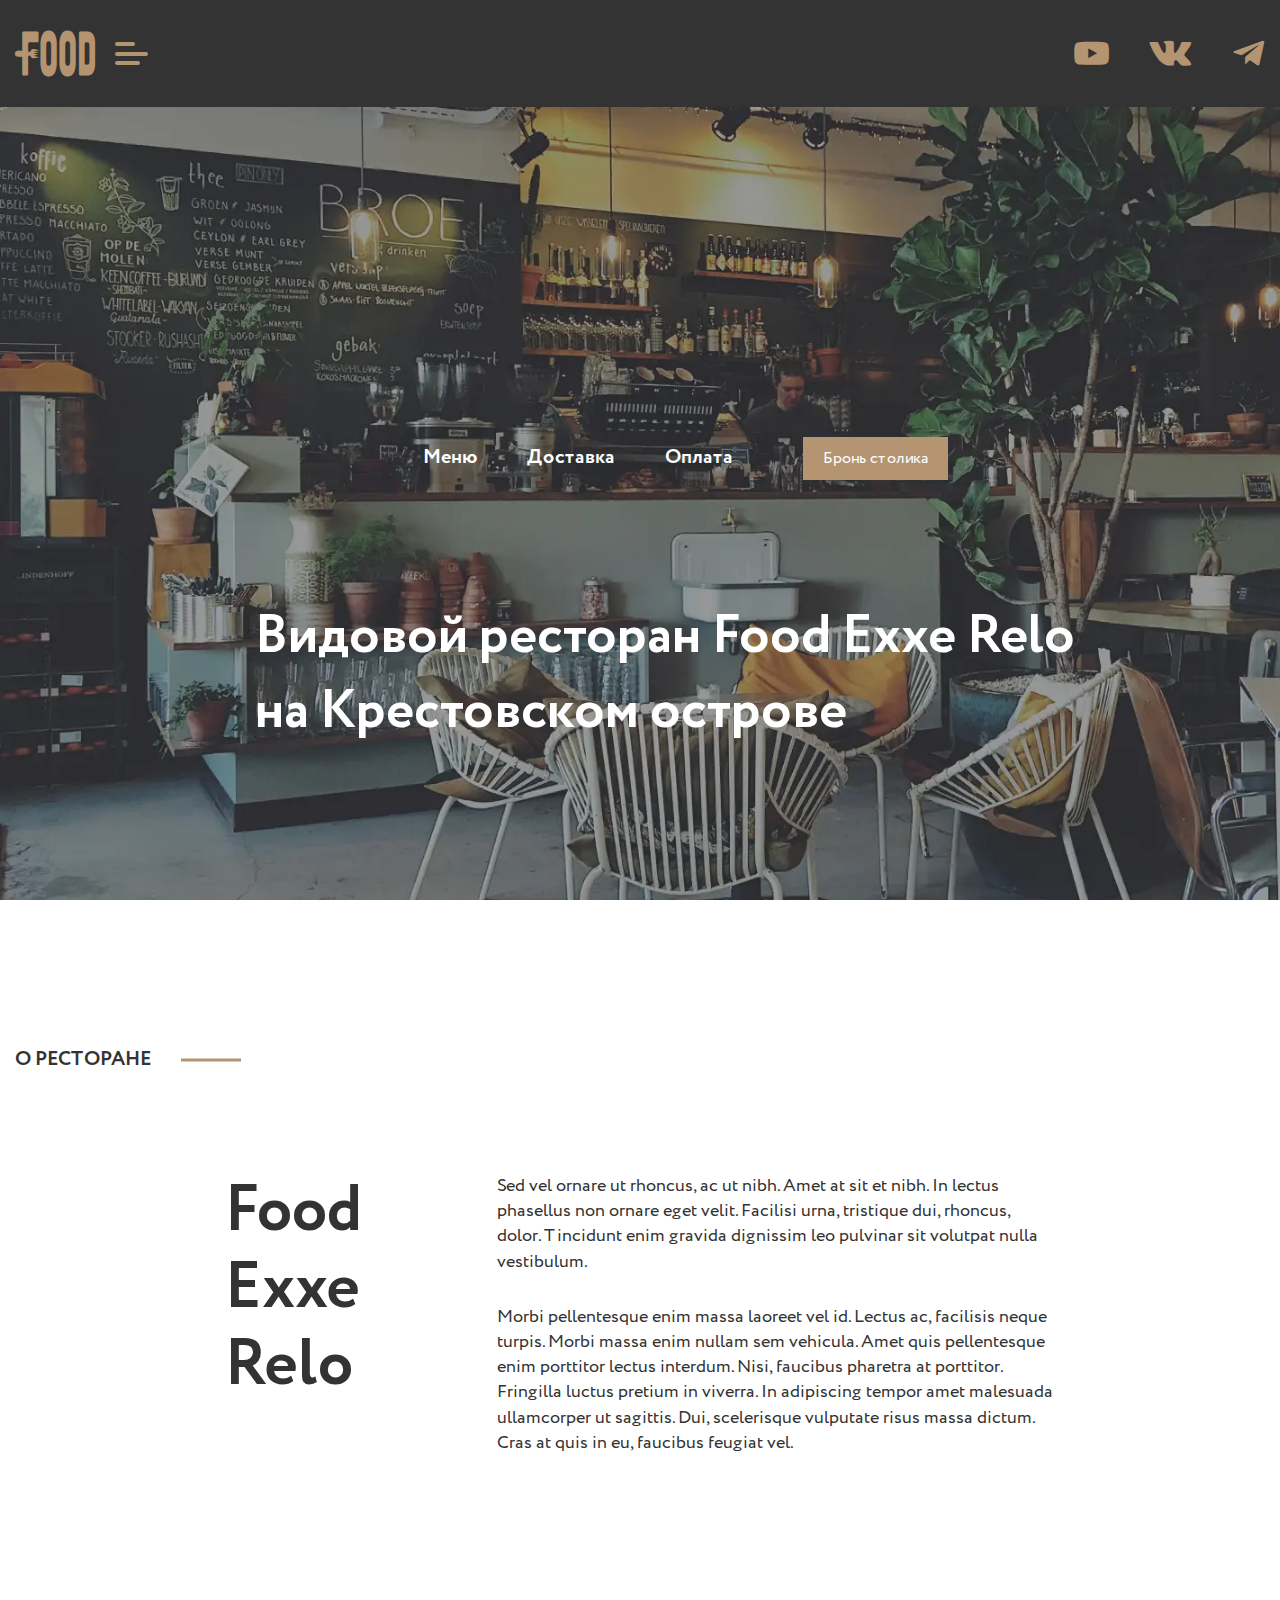
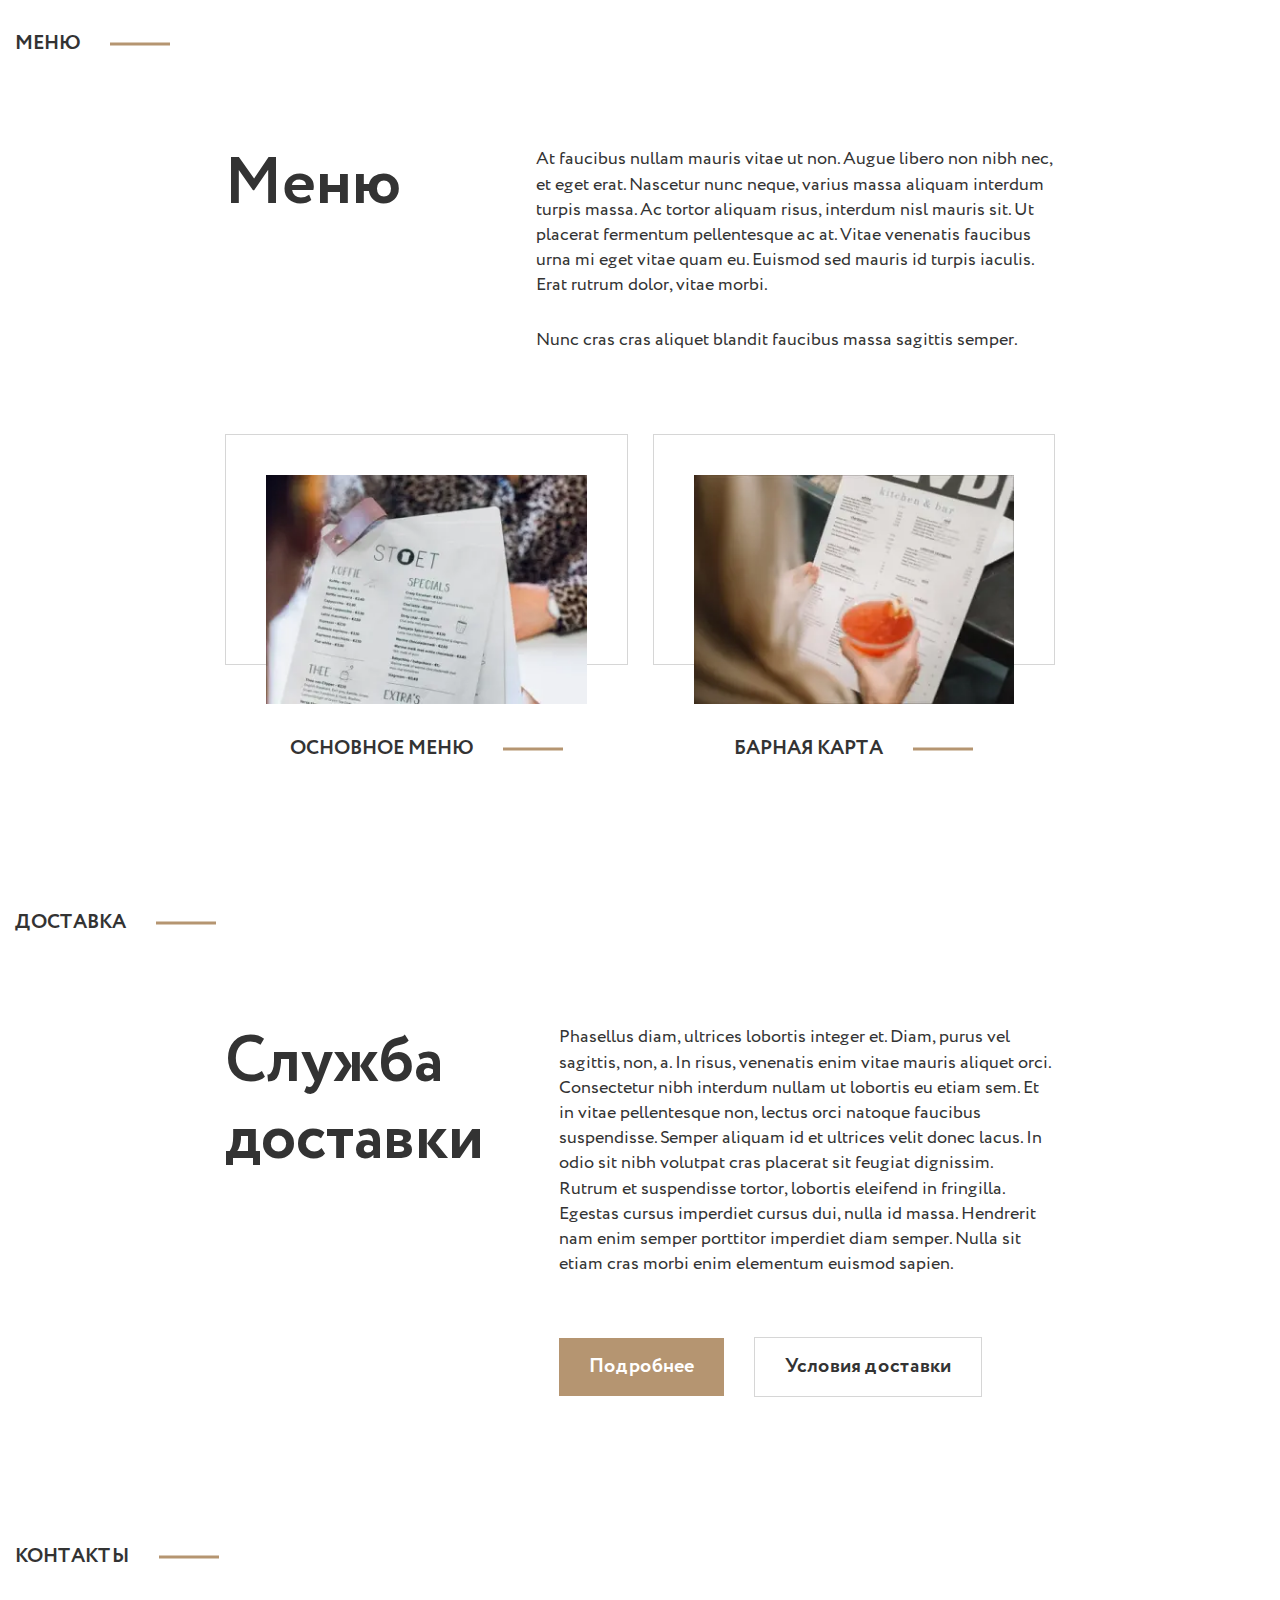
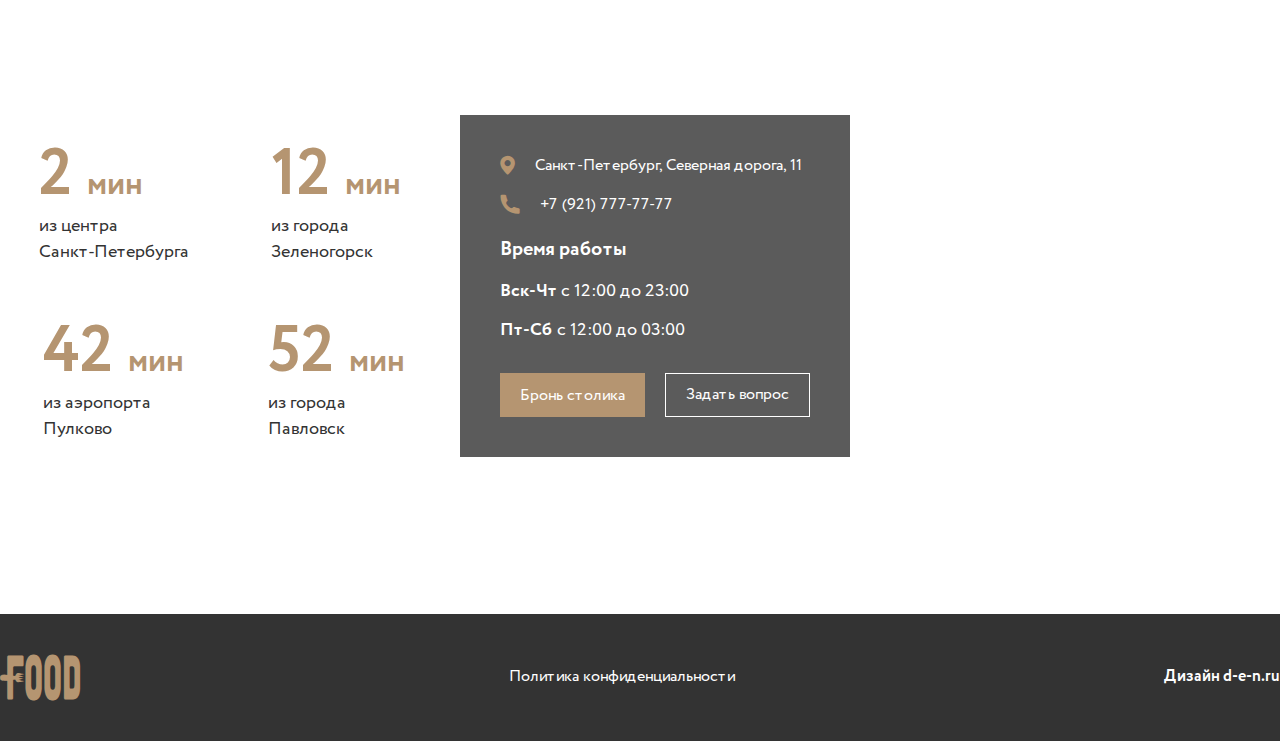
<file: index.html>
<!DOCTYPE html>
<html lang="ru">
  <head>
    <title>Главная</title>
    <meta charset="UTF-8" />
    <meta name="format-detection" content="telephone=no" />
    <!-- <style>body{opacity: 0;}</style> -->
    <link rel="stylesheet" href="css/style.css" />
    <!-- <meta name="robots" content="noindex, nofollow"> -->
    <meta name="viewport" content="width=device-width, initial-scale=1.0" />
  </head>

  <body>
    <div class="wrapper">
      <header class="header">
        <a href="index.html" class="header__logo _icon-logo"></a>
        <div class="header__burger icon-menu">
          <span></span>
        </div>
        <ul class="header__links">
          <li class="header__link">
            <a href="" class="_icon-youtube"></a>
          </li>
          <li class="header__link">
            <a href="" class="_icon-vk"></a>
          </li>
          <li class="header__link">
            <a href="" class="_icon-telegram"></a>
          </li>
        </ul>
        <nav class="header__menu menu-header">
          <a href="index.html" class="menu-header__logo _icon-logo"></a>
          <div class="menu-header__close"></div>
          <ul class="menu-header__list">
            <li class="menu-header__item"><a href="">Меню</a></li>
            <li class="menu-header__item">
              <a href="dilivery.html">Доставка</a>
            </li>
            <li class="menu-header__item"><a href="">Оплата</a></li>
          </ul>
          <button
            data-popup="#popup1"
            type="button"
            class="menu-header__button button"
          >
            Бронь столика
          </button>
          <ul class="menu-header__links">
            <li class="menu-header__link">
              <a href="" class="_icon-youtube"></a>
            </li>
            <li class="menu-header__link"><a href="" class="_icon-vk"></a></li>
            <li class="menu-header__link">
              <a href="" class="_icon-telegram"></a>
            </li>
          </ul>
        </nav>
      </header>

      <main class="page">
        <section class="page__restauran restauran">
          <div class="restauran__container">
            <nav class="restauran__menu menu-restauran">
              <ul class="menu-restauran__list">
                <li class="menu-restauran__item"><a href="#">Меню </a></li>
                <li class="menu-restauran__item">
                  <a href="dilivery.html">Доставка</a>
                </li>
                <li class="menu-restauran__item"><a href="#">Оплата</a></li>
              </ul>
              <button
                data-popup="#popup1"
                type="button"
                class="menu-restauran__button button"
              >
                Бронь столика
              </button>
            </nav>
            <h3 class="restauran__title">
              Видовой ресторан Food Exxe Relo на Крестовском острове
            </h3>
          </div>
        </section>
        <section class="page__about about">
          <div class="about__container">
            <h4 class="about__subtitle subtitle">о ресторане</h4>
            <div class="about__content">
              <h2 class="about__title title">Food Exxe Relo</h2>
              <div class="about__par">
                <p class="about__text text">
                  Sed vel ornare ut rhoncus, ac ut nibh. Amet at sit et nibh. In
                  lectus phasellus non ornare eget velit. Facilisi urna,
                  tristique dui, rhoncus, dolor. Tincidunt enim gravida
                  dignissim leo pulvinar sit volutpat nulla vestibulum.
                </p>
                <p class="about__text text">
                  Morbi pellentesque enim massa laoreet vel id. Lectus ac,
                  facilisis neque turpis. Morbi massa enim nullam sem vehicula.
                  Amet quis pellentesque enim porttitor lectus interdum. Nisi,
                  faucibus pharetra at porttitor. Fringilla luctus pretium in
                  viverra. In adipiscing tempor amet malesuada ullamcorper ut
                  sagittis. Dui, scelerisque vulputate risus massa dictum. Cras
                  at quis in eu, faucibus feugiat vel.
                </p>
              </div>
            </div>
          </div>
        </section>
        <section class="page__menu-food menu-food">
          <div class="menu-food__container">
            <h4 class="menu-food__subtitle subtitle">меню</h4>
            <div class="menu-food__content">
              <div class="menu-food__top">
                <h2 class="menu-food__title title">Меню</h2>
                <div class="menu-food__par">
                  <p class="menu-food__text text">
                    At faucibus nullam mauris vitae ut non. Augue libero non
                    nibh nec, et eget erat. Nascetur nunc neque, varius massa
                    aliquam interdum turpis massa. Ac tortor aliquam risus,
                    interdum nisl mauris sit. Ut placerat fermentum pellentesque
                    ac at. Vitae venenatis faucibus urna mi eget vitae quam eu.
                    Euismod sed mauris id turpis iaculis. Erat rutrum dolor,
                    vitae morbi.
                  </p>
                  <p class="menu-food__text text">
                    Nunc cras cras aliquet blandit faucibus massa sagittis
                    semper.
                  </p>
                </div>
              </div>
              <div class="menu-food__bottom">
                <div class="menu-food__item">
                  <div class="menu-food__image">
                    <picture
                      ><source
                        srcset="img/main/menu/01.webp"
                        type="image/webp" />
                      <img src="img/main/menu/01.jpg" alt="image"
                    /></picture>
                  </div>
                  <h5 class="menu-food__subtitle subtitle">Основное меню</h5>
                </div>
                <div class="menu-food__item">
                  <div class="menu-food__image">
                    <picture
                      ><source
                        srcset="img/main/menu/02.webp"
                        type="image/webp" />
                      <img src="img/main/menu/02.jpg" alt="image"
                    /></picture>
                  </div>
                  <h5 class="menu-food__subtitle subtitle">Барная карта</h5>
                </div>
              </div>
            </div>
          </div>
        </section>
        <section class="page__dilivery dilivery">
          <div class="dilivery__container">
            <h4 class="dilivery__subtitle subtitle">доставка</h4>
            <div class="dilivery__content">
              <h2 class="dilivery__title title">Служба доставки</h2>
              <div class="dilivery__body">
                <p class="dilivery__text text">
                  Phasellus diam, ultrices lobortis integer et. Diam, purus vel
                  sagittis, non, a. In risus, venenatis enim vitae mauris
                  aliquet orci. Consectetur nibh interdum nullam ut lobortis eu
                  etiam sem. Et in vitae pellentesque non, lectus orci natoque
                  faucibus suspendisse. Semper aliquam id et ultrices velit
                  donec lacus. In odio sit nibh volutpat cras placerat sit
                  feugiat dignissim. Rutrum et suspendisse tortor, lobortis
                  eleifend in fringilla. Egestas cursus imperdiet cursus dui,
                  nulla id massa. Hendrerit nam enim semper porttitor imperdiet
                  diam semper. Nulla sit etiam cras morbi enim elementum euismod
                  sapien.
                </p>
                <div class="dilivery__buttons">
                  <a href="" class="dilivery__button button">Подробнее</a>
                  <a href="" class="dilivery__button dilivery__button_border"
                    >Условия доставки</a
                  >
                </div>
              </div>
            </div>
          </div>
        </section>
      </main>
      <footer class="footer">
        <div class="footer__contacts contacts-footer">
          <div class="contacts-footer__container">
            <h4 class="contacts-footer__subtitle subtitle">контакты</h4>
            <div class="contacts-footer__content">
              <div class="contacts-footer__left">
                <div class="contacts-footer__item">
                  <div class="contacts-footer__time"><span>2</span>мин</div>
                  <div class="contacts-footer__from">
                    из центра <br />
                    Санкт-Петербурга
                  </div>
                </div>
                <div class="contacts-footer__item">
                  <div class="contacts-footer__time"><span>12</span>мин</div>
                  <div class="contacts-footer__from">
                    из города <br />
                    Зеленогорск
                  </div>
                </div>
                <div class="contacts-footer__item">
                  <div class="contacts-footer__time"><span>42</span>мин</div>
                  <div class="contacts-footer__from">
                    из аэропорта <br />
                    Пулково
                  </div>
                </div>
                <div class="contacts-footer__item">
                  <div class="contacts-footer__time"><span>52</span>мин</div>
                  <div class="contacts-footer__from">
                    из города <br />
                    Павловск
                  </div>
                </div>
              </div>
              <div class="contacts-footer__right">
                <div class="contacts-footer__map">
                  <iframe
                    src="https://www.google.com/maps/embed?pb=!1m18!1m12!1m3!1d1679.297975032442!2d30.252087812660164!3d59.96477441407714!2m3!1f0!2f0!3f0!3m2!1i1024!2i768!4f13.1!3m3!1m2!1s0x469636c8103e1bf1%3A0xf5bfa2701b67ae66!2z0JHQvtC70YzRiNC-0Lkg0J_QtdGC0YDQvtCy0YHQutC40Lkg0LzQvtGB0YI!5e0!3m2!1sru!2sru!4v1685067238047!5m2!1sru!2sru"
                    width="600"
                    height="450"
                    style="border: 0"
                    allowfullscreen=""
                    loading="lazy"
                    referrerpolicy="no-referrer-when-downgrade"
                  ></iframe>
                </div>
                <div class="contacts-footer__about about-footer">
                  <div class="about-footer__place _icon-map">
                    Санкт-Петербург, Северная дорога, 11
                  </div>
                  <a
                    href="tel:+79217777777"
                    class="about-footer__phone _icon-phone"
                    >+7 (921) 777-77-77</a
                  >
                  <div class="about-footer__time time-about-footer">
                    <h6 class="time-about-footer__title">Время работы</h6>
                    <div class="time-about-footer__first">
                      <span>Вск-Чт </span>с 12:00 до 23:00
                    </div>
                    <div class="time-about-footer__second">
                      <span>Пт-Сб </span>с 12:00 до 03:00
                    </div>
                  </div>
                  <div class="about-footer__buttons">
                    <button
                      data-popup="#popup1"
                      class="about-footer__button button"
                    >
                      Бронь столика
                    </button>
                    <div
                      class="about-footer__button about-footer__button_border"
                    >
                      Задать вопрос
                    </div>
                  </div>
                </div>
              </div>
            </div>
          </div>
        </div>
        <div class="footer__bottom bottom-footer">
          <div class="bottom-footer__container">
            <div class="bottom-footer__logo _icon-logo"></div>
            <a href="#" class="bottom-footer__politic"
              >Политика конфиденциальности</a
            >
            <div class="bottom-footer__by">Дизайн d-e-n.ru</div>
          </div>
        </div>
      </footer>
    </div>
    <div id="popup1" aria-hidden="true" class="popup">
      <div class="popup__wrapper">
        <div class="popup__content">
          <button data-close type="button" class="popup__close"></button>
          <div class="popup__body">
            <div class="popup__logo _icon-logo"></div>
            <h4 class="popup__title">Забронировать столик</h4>
            <form action="" class="popup__form">
              <input
                autocomplete="off"
                type="text"
                name="form[]"
                data-error="Ошибка"
                placeholder="Имя"
                class="popup__input"
              />
              <input
                autocomplete="off"
                type="text"
                name="form[]"
                data-error="Ошибка"
                placeholder="Телефон"
                class="popup__input"
              />
              <div class="popup__bottom">
                <input
                  autocomplete="off"
                  type="text"
                  name="form[]"
                  data-error="Ошибка"
                  placeholder="Гостей"
                  class="popup__input"
                />
                <input
                  autocomplete="off"
                  type="text"
                  name="form[]"
                  data-error="Ошибка"
                  placeholder="Время"
                  class="popup__input"
                />
              </div>
              <button type="submit" class="popup__button button">
                Забронировать
              </button>
            </form>
          </div>
        </div>
      </div>
    </div>
    <script src="js/app.js"></script>
  </body>
</html>
</file>
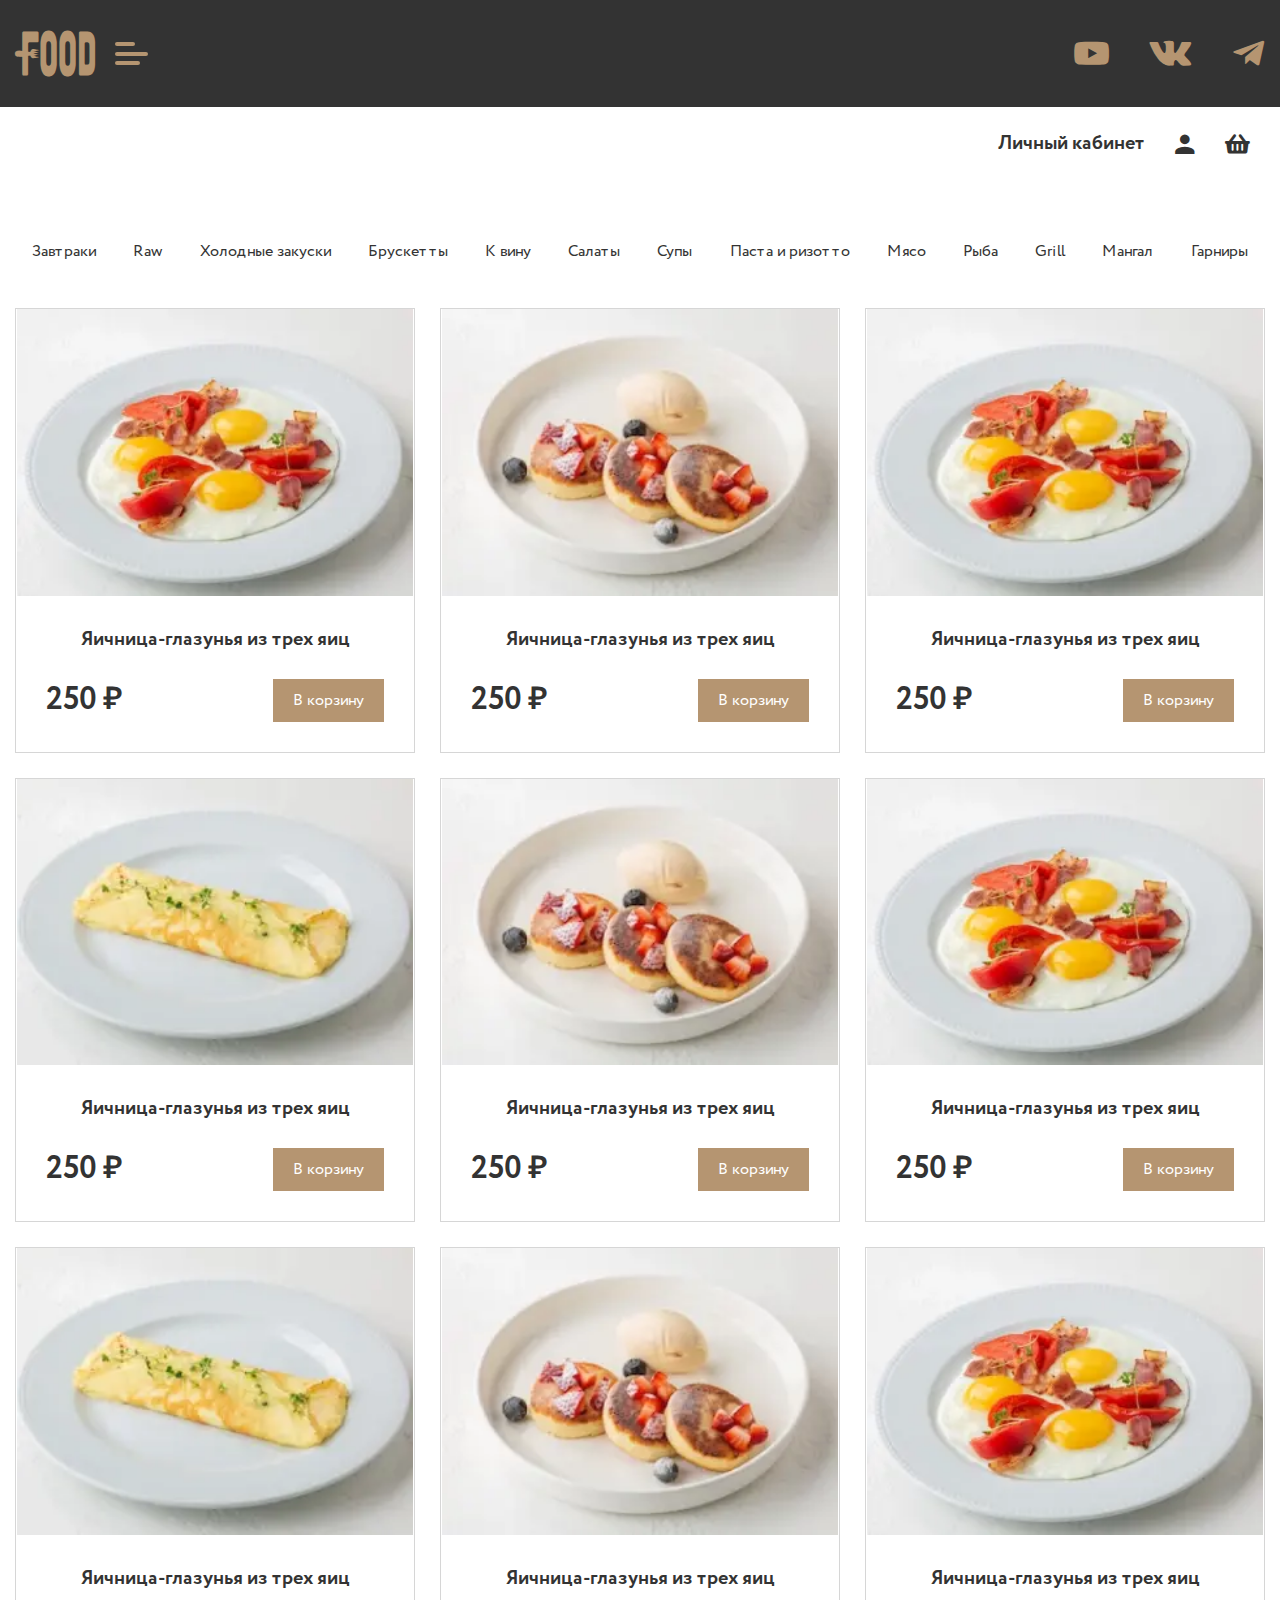
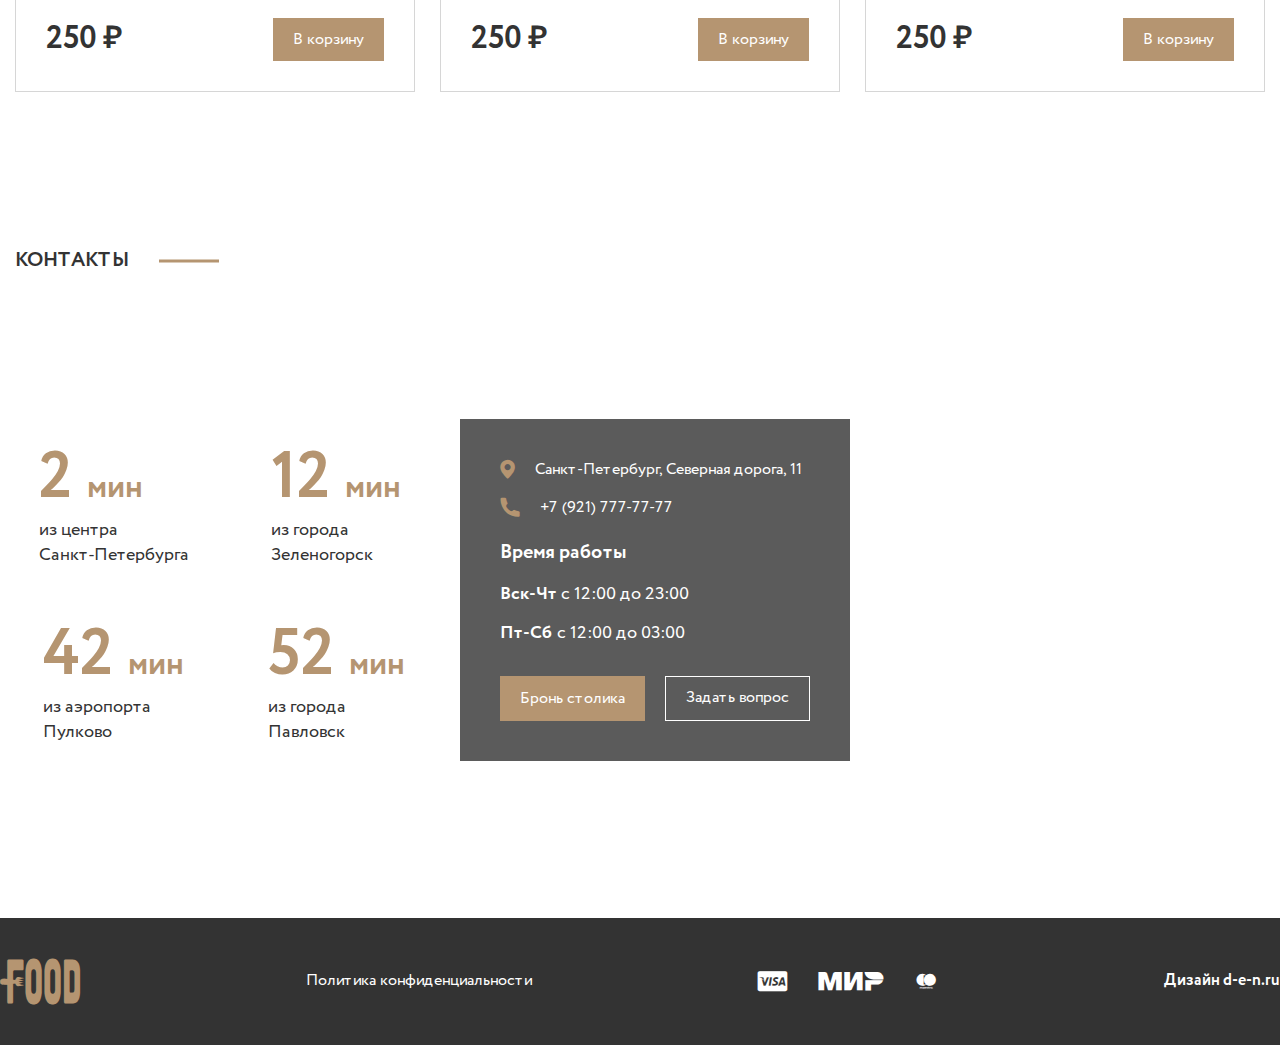
<file: dilivery.html>
<!DOCTYPE html>
<html lang="ru">
  <head>
    <title>Главная</title>
    <meta charset="UTF-8" />
    <meta name="format-detection" content="telephone=no" />
    <!-- <style>body{opacity: 0;}</style> -->
    <link rel="stylesheet" href="css/style.css" />
    <!-- <meta name="robots" content="noindex, nofollow"> -->
    <meta name="viewport" content="width=device-width, initial-scale=1.0" />
  </head>

  <body>
    <div class="wrapper">
      <header class="header">
        <a href="index.html" class="header__logo _icon-logo"></a>
        <div class="header__burger icon-menu">
          <span></span>
        </div>
        <ul class="header__links">
          <li class="header__link">
            <a href="" class="_icon-youtube"></a>
          </li>
          <li class="header__link">
            <a href="" class="_icon-vk"></a>
          </li>
          <li class="header__link">
            <a href="" class="_icon-telegram"></a>
          </li>
        </ul>
        <nav class="header__menu menu-header">
          <a href="index.html" class="menu-header__logo _icon-logo"></a>
          <div class="menu-header__close"></div>
          <ul class="menu-header__list">
            <li class="menu-header__item"><a href="">Меню</a></li>
            <li class="menu-header__item">
              <a href="dilivery.html">Доставка</a>
            </li>
            <li class="menu-header__item"><a href="">Оплата</a></li>
          </ul>
          <button
            data-popup="#popup1"
            type="button"
            class="menu-header__button button"
          >
            Бронь столика
          </button>
          <ul class="menu-header__links">
            <li class="menu-header__link">
              <a href="" class="_icon-youtube"></a>
            </li>
            <li class="menu-header__link"><a href="" class="_icon-vk"></a></li>
            <li class="menu-header__link">
              <a href="" class="_icon-telegram"></a>
            </li>
          </ul>
        </nav>
      </header>

      <main class="page">
        <nav data-lp class="page__nav nav-page">
          <div class="nav-page__container">
            <a href="#" class="nav-page__user _icon-user">Личный кабинет</a>
            <button type="button" class="nav-page__cart _icon-cart">
              <div class="nav-page__products"></div>
            </button>
          </div>
        </nav>
        <seciton class="page__meal meal">
          <div class="meal__container">
            <div data-tabs class="meal__tabs tabs-meal">
              <nav data-tabs-titles class="tabs-meal__navigation">
                <button type="button" class="tabs-meal__title _tab-active">
                  Завтраки
                </button>
                <button type="button" class="tabs-meal__title">Raw</button>
                <button type="button" class="tabs-meal__title">
                  Холодные закуски
                </button>
                <button type="button" class="tabs-meal__title">
                  Брускетты
                </button>
                <button type="button" class="tabs-meal__title">К вину</button>
                <button type="button" class="tabs-meal__title">Салаты</button>
                <button type="button" class="tabs-meal__title">Супы</button>
                <button type="button" class="tabs-meal__title">
                  Паста и ризотто
                </button>
                <button type="button" class="tabs-meal__title">Мясо</button>
                <button type="button" class="tabs-meal__title">Рыба</button>
                <button type="button" class="tabs-meal__title">Grill</button>
                <button type="button" class="tabs-meal__title">Мангал</button>
                <button type="button" class="tabs-meal__title">Гарниры</button>
              </nav>
              <div data-tabs-body class="tabs-meal__content">
                <div class="tabs-meal__body">
                  <div class="tabs-meal__cards">
                    <article data-id="1" class="tabs-meal__item">
                      <a
                        href="product.html"
                        class="tabs-meal__image tabs-meal__image-ibg_contain"
                      >
                        <picture
                          ><source
                            srcset="img/dilivery/01.webp"
                            type="image/webp" />
                          <img src="img/dilivery/01.jpg" alt=""
                        /></picture>
                      </a>
                      <div class="tabs-meal__text">
                        <a href="product.html" class="tabs-meal__name">
                          Яичница-глазунья из трех яиц
                        </a>
                        <div class="tabs-meal__bottom">
                          <div class="tabs-meal__price">250 ₽</div>
                          <button class="tabs-meal__button button">
                            В корзину
                          </button>
                        </div>
                      </div>
                    </article>
                    <article data-id="2" class="tabs-meal__item">
                      <a
                        href="product.html"
                        class="tabs-meal__image tabs-meal__image-ibg_contain"
                      >
                        <picture
                          ><source
                            srcset="img/dilivery/03.webp"
                            type="image/webp" />
                          <img src="img/dilivery/03.jpg" alt=""
                        /></picture>
                      </a>
                      <div class="tabs-meal__text">
                        <a href="product.html" class="tabs-meal__name">
                          Яичница-глазунья из трех яиц
                        </a>
                        <div class="tabs-meal__bottom">
                          <div class="tabs-meal__price">250 ₽</div>
                          <button class="tabs-meal__button button">
                            В корзину
                          </button>
                        </div>
                      </div>
                    </article>
                    <article data-id="3" class="tabs-meal__item">
                      <a
                        href="product.html"
                        class="tabs-meal__image tabs-meal__image-ibg_contain"
                      >
                        <picture
                          ><source
                            srcset="img/dilivery/01.webp"
                            type="image/webp" />
                          <img src="img/dilivery/01.jpg" alt=""
                        /></picture>
                      </a>
                      <div class="tabs-meal__text">
                        <a href="product.html" class="tabs-meal__name">
                          Яичница-глазунья из трех яиц
                        </a>
                        <div class="tabs-meal__bottom">
                          <div class="tabs-meal__price">250 ₽</div>
                          <button class="tabs-meal__button button">
                            В корзину
                          </button>
                        </div>
                      </div>
                    </article>
                    <article data-id="4" class="tabs-meal__item">
                      <a
                        href="product.html"
                        class="tabs-meal__image tabs-meal__image-ibg_contain"
                      >
                        <picture
                          ><source
                            srcset="img/dilivery/02.webp"
                            type="image/webp" />
                          <img src="img/dilivery/02.jpg" alt=""
                        /></picture>
                      </a>
                      <div class="tabs-meal__text">
                        <a href="product.html" class="tabs-meal__name">
                          Яичница-глазунья из трех яиц
                        </a>
                        <div class="tabs-meal__bottom">
                          <div class="tabs-meal__price">250 ₽</div>
                          <button class="tabs-meal__button button">
                            В корзину
                          </button>
                        </div>
                      </div>
                    </article>
                    <article data-id="5" class="tabs-meal__item">
                      <a
                        href="product.html"
                        class="tabs-meal__image tabs-meal__image-ibg_contain"
                      >
                        <picture
                          ><source
                            srcset="img/dilivery/03.webp"
                            type="image/webp" />
                          <img src="img/dilivery/03.jpg" alt=""
                        /></picture>
                      </a>
                      <div class="tabs-meal__text">
                        <a href="product.html" class="tabs-meal__name">
                          Яичница-глазунья из трех яиц
                        </a>
                        <div class="tabs-meal__bottom">
                          <div class="tabs-meal__price">250 ₽</div>
                          <button class="tabs-meal__button button">
                            В корзину
                          </button>
                        </div>
                      </div>
                    </article>
                    <article data-id="6" class="tabs-meal__item">
                      <a
                        href="product.html"
                        class="tabs-meal__image tabs-meal__image-ibg_contain"
                      >
                        <picture
                          ><source
                            srcset="img/dilivery/01.webp"
                            type="image/webp" />
                          <img src="img/dilivery/01.jpg" alt=""
                        /></picture>
                      </a>
                      <div class="tabs-meal__text">
                        <a href="product.html" class="tabs-meal__name">
                          Яичница-глазунья из трех яиц
                        </a>
                        <div class="tabs-meal__bottom">
                          <div class="tabs-meal__price">250 ₽</div>
                          <button class="tabs-meal__button button">
                            В корзину
                          </button>
                        </div>
                      </div>
                    </article>
                    <article data-id="7" class="tabs-meal__item">
                      <a
                        href="product.html"
                        class="tabs-meal__image tabs-meal__image-ibg_contain"
                      >
                        <picture
                          ><source
                            srcset="img/dilivery/02.webp"
                            type="image/webp" />
                          <img src="img/dilivery/02.jpg" alt=""
                        /></picture>
                      </a>
                      <div class="tabs-meal__text">
                        <a href="product.html" class="tabs-meal__name">
                          Яичница-глазунья из трех яиц
                        </a>
                        <div class="tabs-meal__bottom">
                          <div class="tabs-meal__price">250 ₽</div>
                          <button class="tabs-meal__button button">
                            В корзину
                          </button>
                        </div>
                      </div>
                    </article>
                    <article data-id="8" class="tabs-meal__item">
                      <a
                        href="product.html"
                        class="tabs-meal__image tabs-meal__image-ibg_contain"
                      >
                        <picture
                          ><source
                            srcset="img/dilivery/03.webp"
                            type="image/webp" />
                          <img src="img/dilivery/03.jpg" alt=""
                        /></picture>
                      </a>
                      <div class="tabs-meal__text">
                        <a href="product.html" class="tabs-meal__name">
                          Яичница-глазунья из трех яиц
                        </a>
                        <div class="tabs-meal__bottom">
                          <div class="tabs-meal__price">250 ₽</div>
                          <button class="tabs-meal__button button">
                            В корзину
                          </button>
                        </div>
                      </div>
                    </article>
                    <article data-id="9" class="tabs-meal__item">
                      <a
                        href="product.html"
                        class="tabs-meal__image tabs-meal__image-ibg_contain"
                      >
                        <picture
                          ><source
                            srcset="img/dilivery/01.webp"
                            type="image/webp" />
                          <img src="img/dilivery/01.jpg" alt=""
                        /></picture>
                      </a>
                      <div class="tabs-meal__text">
                        <a href="product.html" class="tabs-meal__name">
                          Яичница-глазунья из трех яиц
                        </a>
                        <div class="tabs-meal__bottom">
                          <div class="tabs-meal__price">250 ₽</div>
                          <button class="tabs-meal__button button">
                            В корзину
                          </button>
                        </div>
                      </div>
                    </article>
                  </div>
                </div>
                <div class="tabs-meal__body">
                  <div class="tabs-meal__cards">
                    <article data-id="10" class="tabs-meal__item">
                      <a
                        href="product.html"
                        class="tabs-meal__image tabs-meal__image-ibg_contain"
                      >
                        <picture
                          ><source
                            srcset="img/dilivery/02.webp"
                            type="image/webp" />
                          <img src="img/dilivery/02.jpg" alt=""
                        /></picture>
                      </a>
                      <div class="tabs-meal__text">
                        <a href="product.html" class="tabs-meal__name">
                          Яичница-глазунья из трех яиц
                        </a>
                        <div class="tabs-meal__bottom">
                          <div class="tabs-meal__price">250 ₽</div>
                          <button class="tabs-meal__button button">
                            В корзину
                          </button>
                        </div>
                      </div>
                    </article>
                    <article data-id="11" class="tabs-meal__item">
                      <a
                        href="product.html"
                        class="tabs-meal__image tabs-meal__image-ibg_contain"
                      >
                        <picture
                          ><source
                            srcset="img/dilivery/03.webp"
                            type="image/webp" />
                          <img src="img/dilivery/03.jpg" alt=""
                        /></picture>
                      </a>
                      <div class="tabs-meal__text">
                        <a href="product.html" class="tabs-meal__name">
                          Яичница-глазунья из трех яиц
                        </a>
                        <div class="tabs-meal__bottom">
                          <div class="tabs-meal__price">250 ₽</div>
                          <button class="tabs-meal__button button">
                            В корзину
                          </button>
                        </div>
                      </div>
                    </article>
                    <article data-id="12" class="tabs-meal__item">
                      <a
                        href="product.html"
                        class="tabs-meal__image tabs-meal__image-ibg_contain"
                      >
                        <picture
                          ><source
                            srcset="img/dilivery/01.webp"
                            type="image/webp" />
                          <img src="img/dilivery/01.jpg" alt=""
                        /></picture>
                      </a>
                      <div class="tabs-meal__text">
                        <a href="product.html" class="tabs-meal__name">
                          Яичница-глазунья из трех яиц
                        </a>
                        <div class="tabs-meal__bottom">
                          <div class="tabs-meal__price">250 ₽</div>
                          <button class="tabs-meal__button button">
                            В корзину
                          </button>
                        </div>
                      </div>
                    </article>
                    <article data-id="13" class="tabs-meal__item">
                      <a
                        href="product.html"
                        class="tabs-meal__image tabs-meal__image-ibg_contain"
                      >
                        <picture
                          ><source
                            srcset="img/dilivery/02.webp"
                            type="image/webp" />
                          <img src="img/dilivery/02.jpg" alt=""
                        /></picture>
                      </a>
                      <div class="tabs-meal__text">
                        <a href="product.html" class="tabs-meal__name">
                          Яичница-глазунья из трех яиц
                        </a>
                        <div class="tabs-meal__bottom">
                          <div class="tabs-meal__price">250 ₽</div>
                          <button class="tabs-meal__button button">
                            В корзину
                          </button>
                        </div>
                      </div>
                    </article>
                    <article data-id="14" class="tabs-meal__item">
                      <a
                        href="product.html"
                        class="tabs-meal__image tabs-meal__image-ibg_contain"
                      >
                        <picture
                          ><source
                            srcset="img/dilivery/03.webp"
                            type="image/webp" />
                          <img src="img/dilivery/03.jpg" alt=""
                        /></picture>
                      </a>
                      <div class="tabs-meal__text">
                        <a href="product.html" class="tabs-meal__name">
                          Яичница-глазунья из трех яиц
                        </a>
                        <div class="tabs-meal__bottom">
                          <div class="tabs-meal__price">250 ₽</div>
                          <button class="tabs-meal__button button">
                            В корзину
                          </button>
                        </div>
                      </div>
                    </article>
                    <article data-id="15" class="tabs-meal__item">
                      <a
                        href="product.html"
                        class="tabs-meal__image tabs-meal__image-ibg_contain"
                      >
                        <picture
                          ><source
                            srcset="img/dilivery/01.webp"
                            type="image/webp" />
                          <img src="img/dilivery/01.jpg" alt=""
                        /></picture>
                      </a>
                      <div class="tabs-meal__text">
                        <a href="product.html" class="tabs-meal__name">
                          Яичница-глазунья из трех яиц
                        </a>
                        <div class="tabs-meal__bottom">
                          <div class="tabs-meal__price">250 ₽</div>
                          <button class="tabs-meal__button button">
                            В корзину
                          </button>
                        </div>
                      </div>
                    </article>
                    <article data-id="16" class="tabs-meal__item">
                      <a
                        href="product.html"
                        class="tabs-meal__image tabs-meal__image-ibg_contain"
                      >
                        <picture
                          ><source
                            srcset="img/dilivery/02.webp"
                            type="image/webp" />
                          <img src="img/dilivery/02.jpg" alt=""
                        /></picture>
                      </a>
                      <div class="tabs-meal__text">
                        <a href="product.html" class="tabs-meal__name">
                          Яичница-глазунья из трех яиц
                        </a>
                        <div class="tabs-meal__bottom">
                          <div class="tabs-meal__price">250 ₽</div>
                          <button class="tabs-meal__button button">
                            В корзину
                          </button>
                        </div>
                      </div>
                    </article>
                    <article data-id="17" class="tabs-meal__item">
                      <a
                        href="product.html"
                        class="tabs-meal__image tabs-meal__image-ibg_contain"
                      >
                        <picture
                          ><source
                            srcset="img/dilivery/03.webp"
                            type="image/webp" />
                          <img src="img/dilivery/03.jpg" alt=""
                        /></picture>
                      </a>
                      <div class="tabs-meal__text">
                        <a href="product.html" class="tabs-meal__name">
                          Яичница-глазунья из трех яиц
                        </a>
                        <div class="tabs-meal__bottom">
                          <div class="tabs-meal__price">250 ₽</div>
                          <button class="tabs-meal__button button">
                            В корзину
                          </button>
                        </div>
                      </div>
                    </article>
                    <article data-id="18" class="tabs-meal__item">
                      <a
                        href="product.html"
                        class="tabs-meal__image tabs-meal__image-ibg_contain"
                      >
                        <picture
                          ><source
                            srcset="img/dilivery/01.webp"
                            type="image/webp" />
                          <img src="img/dilivery/01.jpg" alt=""
                        /></picture>
                      </a>
                      <div class="tabs-meal__text">
                        <a href="product.html" class="tabs-meal__name">
                          Яичница-глазунья из трех яиц
                        </a>
                        <div class="tabs-meal__bottom">
                          <div class="tabs-meal__price">250 ₽</div>
                          <button class="tabs-meal__button button">
                            В корзину
                          </button>
                        </div>
                      </div>
                    </article>
                  </div>
                </div>
                <div class="tabs-meal__body">
                  <div class="tabs-meal__cards">
                    <article data-id="19" class="tabs-meal__item">
                      <a
                        href="product.html"
                        class="tabs-meal__image tabs-meal__image-ibg_contain"
                      >
                        <picture
                          ><source
                            srcset="img/dilivery/02.webp"
                            type="image/webp" />
                          <img src="img/dilivery/02.jpg" alt=""
                        /></picture>
                      </a>
                      <div class="tabs-meal__text">
                        <a href="product.html" class="tabs-meal__name">
                          Яичница-глазунья из трех яиц
                        </a>
                        <div class="tabs-meal__bottom">
                          <div class="tabs-meal__price">250 ₽</div>
                          <button class="tabs-meal__button button">
                            В корзину
                          </button>
                        </div>
                      </div>
                    </article>
                    <article data-id="20" class="tabs-meal__item">
                      <a
                        href="product.html"
                        class="tabs-meal__image tabs-meal__image-ibg_contain"
                      >
                        <picture
                          ><source
                            srcset="img/dilivery/03.webp"
                            type="image/webp" />
                          <img src="img/dilivery/03.jpg" alt=""
                        /></picture>
                      </a>
                      <div class="tabs-meal__text">
                        <a href="product.html" class="tabs-meal__name">
                          Яичница-глазунья из трех яиц
                        </a>
                        <div class="tabs-meal__bottom">
                          <div class="tabs-meal__price">250 ₽</div>
                          <button class="tabs-meal__button button">
                            В корзину
                          </button>
                        </div>
                      </div>
                    </article>
                    <article data-id="21" class="tabs-meal__item">
                      <a
                        href="product.html"
                        class="tabs-meal__image tabs-meal__image-ibg_contain"
                      >
                        <picture
                          ><source
                            srcset="img/dilivery/01.webp"
                            type="image/webp" />
                          <img src="img/dilivery/01.jpg" alt=""
                        /></picture>
                      </a>
                      <div class="tabs-meal__text">
                        <a href="product.html" class="tabs-meal__name">
                          Яичница-глазунья из трех яиц
                        </a>
                        <div class="tabs-meal__bottom">
                          <div class="tabs-meal__price">250 ₽</div>
                          <button class="tabs-meal__button button">
                            В корзину
                          </button>
                        </div>
                      </div>
                    </article>
                    <article data-id="22" class="tabs-meal__item">
                      <a
                        href="product.html"
                        class="tabs-meal__image tabs-meal__image-ibg_contain"
                      >
                        <picture
                          ><source
                            srcset="img/dilivery/02.webp"
                            type="image/webp" />
                          <img src="img/dilivery/02.jpg" alt=""
                        /></picture>
                      </a>
                      <div class="tabs-meal__text">
                        <a href="product.html" class="tabs-meal__name">
                          Яичница-глазунья из трех яиц
                        </a>
                        <div class="tabs-meal__bottom">
                          <div class="tabs-meal__price">250 ₽</div>
                          <button class="tabs-meal__button button">
                            В корзину
                          </button>
                        </div>
                      </div>
                    </article>
                    <article data-id="23" class="tabs-meal__item">
                      <a
                        href="product.html"
                        class="tabs-meal__image tabs-meal__image-ibg_contain"
                      >
                        <picture
                          ><source
                            srcset="img/dilivery/03.webp"
                            type="image/webp" />
                          <img src="img/dilivery/03.jpg" alt=""
                        /></picture>
                      </a>
                      <div class="tabs-meal__text">
                        <a href="product.html" class="tabs-meal__name">
                          Яичница-глазунья из трех яиц
                        </a>
                        <div class="tabs-meal__bottom">
                          <div class="tabs-meal__price">250 ₽</div>
                          <button class="tabs-meal__button button">
                            В корзину
                          </button>
                        </div>
                      </div>
                    </article>
                    <article data-id="24" class="tabs-meal__item">
                      <a
                        href="product.html"
                        class="tabs-meal__image tabs-meal__image-ibg_contain"
                      >
                        <picture
                          ><source
                            srcset="img/dilivery/01.webp"
                            type="image/webp" />
                          <img src="img/dilivery/01.jpg" alt=""
                        /></picture>
                      </a>
                      <div class="tabs-meal__text">
                        <a href="product.html" class="tabs-meal__name">
                          Яичница-глазунья из трех яиц
                        </a>
                        <div class="tabs-meal__bottom">
                          <div class="tabs-meal__price">250 ₽</div>
                          <button class="tabs-meal__button button">
                            В корзину
                          </button>
                        </div>
                      </div>
                    </article>
                    <article data-id="25" class="tabs-meal__item">
                      <a
                        href="product.html"
                        class="tabs-meal__image tabs-meal__image-ibg_contain"
                      >
                        <picture
                          ><source
                            srcset="img/dilivery/02.webp"
                            type="image/webp" />
                          <img src="img/dilivery/02.jpg" alt=""
                        /></picture>
                      </a>
                      <div class="tabs-meal__text">
                        <a href="product.html" class="tabs-meal__name">
                          Яичница-глазунья из трех яиц
                        </a>
                        <div class="tabs-meal__bottom">
                          <div class="tabs-meal__price">250 ₽</div>
                          <button class="tabs-meal__button button">
                            В корзину
                          </button>
                        </div>
                      </div>
                    </article>
                    <article data-id="26" class="tabs-meal__item">
                      <a
                        href="product.html"
                        class="tabs-meal__image tabs-meal__image-ibg_contain"
                      >
                        <picture
                          ><source
                            srcset="img/dilivery/03.webp"
                            type="image/webp" />
                          <img src="img/dilivery/03.jpg" alt=""
                        /></picture>
                      </a>
                      <div class="tabs-meal__text">
                        <a href="product.html" class="tabs-meal__name">
                          Яичница-глазунья из трех яиц
                        </a>
                        <div class="tabs-meal__bottom">
                          <div class="tabs-meal__price">250 ₽</div>
                          <button class="tabs-meal__button button">
                            В корзину
                          </button>
                        </div>
                      </div>
                    </article>
                    <article data-id="27" class="tabs-meal__item">
                      <a
                        href="product.html"
                        class="tabs-meal__image tabs-meal__image-ibg_contain"
                      >
                        <picture
                          ><source
                            srcset="img/dilivery/01.webp"
                            type="image/webp" />
                          <img src="img/dilivery/01.jpg" alt=""
                        /></picture>
                      </a>
                      <div class="tabs-meal__text">
                        <a href="product.html" class="tabs-meal__name">
                          Яичница-глазунья из трех яиц
                        </a>
                        <div class="tabs-meal__bottom">
                          <div class="tabs-meal__price">250 ₽</div>
                          <button class="tabs-meal__button button">
                            В корзину
                          </button>
                        </div>
                      </div>
                    </article>
                  </div>
                </div>
                <div class="tabs-meal__body">
                  <div class="tabs-meal__cards">
                    <article data-id="28" class="tabs-meal__item">
                      <a
                        href="product.html"
                        class="tabs-meal__image tabs-meal__image-ibg_contain"
                      >
                        <picture
                          ><source
                            srcset="img/dilivery/02.webp"
                            type="image/webp" />
                          <img src="img/dilivery/02.jpg" alt=""
                        /></picture>
                      </a>
                      <div class="tabs-meal__text">
                        <a href="product.html" class="tabs-meal__name">
                          Яичница-глазунья из трех яиц
                        </a>
                        <div class="tabs-meal__bottom">
                          <div class="tabs-meal__price">250 ₽</div>
                          <button class="tabs-meal__button button">
                            В корзину
                          </button>
                        </div>
                      </div>
                    </article>
                    <article data-id="29" class="tabs-meal__item">
                      <a
                        href="product.html"
                        class="tabs-meal__image tabs-meal__image-ibg_contain"
                      >
                        <picture
                          ><source
                            srcset="img/dilivery/03.webp"
                            type="image/webp" />
                          <img src="img/dilivery/03.jpg" alt=""
                        /></picture>
                      </a>
                      <div class="tabs-meal__text">
                        <a href="product.html" class="tabs-meal__name">
                          Яичница-глазунья из трех яиц
                        </a>
                        <div class="tabs-meal__bottom">
                          <div class="tabs-meal__price">250 ₽</div>
                          <button class="tabs-meal__button button">
                            В корзину
                          </button>
                        </div>
                      </div>
                    </article>
                    <article data-id="30" class="tabs-meal__item">
                      <a
                        href="product.html"
                        class="tabs-meal__image tabs-meal__image-ibg_contain"
                      >
                        <picture
                          ><source
                            srcset="img/dilivery/01.webp"
                            type="image/webp" />
                          <img src="img/dilivery/01.jpg" alt=""
                        /></picture>
                      </a>
                      <div class="tabs-meal__text">
                        <a href="product.html" class="tabs-meal__name">
                          Яичница-глазунья из трех яиц
                        </a>
                        <div class="tabs-meal__bottom">
                          <div class="tabs-meal__price">250 ₽</div>
                          <button class="tabs-meal__button button">
                            В корзину
                          </button>
                        </div>
                      </div>
                    </article>
                    <article data-id="31" class="tabs-meal__item">
                      <a
                        href="product.html"
                        class="tabs-meal__image tabs-meal__image-ibg_contain"
                      >
                        <picture
                          ><source
                            srcset="img/dilivery/02.webp"
                            type="image/webp" />
                          <img src="img/dilivery/02.jpg" alt=""
                        /></picture>
                      </a>
                      <div class="tabs-meal__text">
                        <a href="product.html" class="tabs-meal__name">
                          Яичница-глазунья из трех яиц
                        </a>
                        <div class="tabs-meal__bottom">
                          <div class="tabs-meal__price">250 ₽</div>
                          <button class="tabs-meal__button button">
                            В корзину
                          </button>
                        </div>
                      </div>
                    </article>
                    <article data-id="32" class="tabs-meal__item">
                      <a
                        href="product.html"
                        class="tabs-meal__image tabs-meal__image-ibg_contain"
                      >
                        <picture
                          ><source
                            srcset="img/dilivery/03.webp"
                            type="image/webp" />
                          <img src="img/dilivery/03.jpg" alt=""
                        /></picture>
                      </a>
                      <div class="tabs-meal__text">
                        <a href="product.html" class="tabs-meal__name">
                          Яичница-глазунья из трех яиц
                        </a>
                        <div class="tabs-meal__bottom">
                          <div class="tabs-meal__price">250 ₽</div>
                          <button class="tabs-meal__button button">
                            В корзину
                          </button>
                        </div>
                      </div>
                    </article>
                    <article data-id="33" class="tabs-meal__item">
                      <a
                        href="product.html"
                        class="tabs-meal__image tabs-meal__image-ibg_contain"
                      >
                        <picture
                          ><source
                            srcset="img/dilivery/01.webp"
                            type="image/webp" />
                          <img src="img/dilivery/01.jpg" alt=""
                        /></picture>
                      </a>
                      <div class="tabs-meal__text">
                        <a href="product.html" class="tabs-meal__name">
                          Яичница-глазунья из трех яиц
                        </a>
                        <div class="tabs-meal__bottom">
                          <div class="tabs-meal__price">250 ₽</div>
                          <button class="tabs-meal__button button">
                            В корзину
                          </button>
                        </div>
                      </div>
                    </article>
                    <article data-id="34" class="tabs-meal__item">
                      <a
                        href="product.html"
                        class="tabs-meal__image tabs-meal__image-ibg_contain"
                      >
                        <picture
                          ><source
                            srcset="img/dilivery/02.webp"
                            type="image/webp" />
                          <img src="img/dilivery/02.jpg" alt=""
                        /></picture>
                      </a>
                      <div class="tabs-meal__text">
                        <a href="product.html" class="tabs-meal__name">
                          Яичница-глазунья из трех яиц
                        </a>
                        <div class="tabs-meal__bottom">
                          <div class="tabs-meal__price">250 ₽</div>
                          <button class="tabs-meal__button button">
                            В корзину
                          </button>
                        </div>
                      </div>
                    </article>
                    <article data-id="35" class="tabs-meal__item">
                      <a
                        href="product.html"
                        class="tabs-meal__image tabs-meal__image-ibg_contain"
                      >
                        <picture
                          ><source
                            srcset="img/dilivery/03.webp"
                            type="image/webp" />
                          <img src="img/dilivery/03.jpg" alt=""
                        /></picture>
                      </a>
                      <div class="tabs-meal__text">
                        <a href="product.html" class="tabs-meal__name">
                          Яичница-глазунья из трех яиц
                        </a>
                        <div class="tabs-meal__bottom">
                          <div class="tabs-meal__price">250 ₽</div>
                          <button class="tabs-meal__button button">
                            В корзину
                          </button>
                        </div>
                      </div>
                    </article>
                    <article data-id="36" class="tabs-meal__item">
                      <a
                        href="product.html"
                        class="tabs-meal__image tabs-meal__image-ibg_contain"
                      >
                        <picture
                          ><source
                            srcset="img/dilivery/01.webp"
                            type="image/webp" />
                          <img src="img/dilivery/01.jpg" alt=""
                        /></picture>
                      </a>
                      <div class="tabs-meal__text">
                        <a href="product.html" class="tabs-meal__name">
                          Яичница-глазунья из трех яиц
                        </a>
                        <div class="tabs-meal__bottom">
                          <div class="tabs-meal__price">250 ₽</div>
                          <button class="tabs-meal__button button">
                            В корзину
                          </button>
                        </div>
                      </div>
                    </article>
                  </div>
                </div>
                <div class="tabs-meal__body">
                  <div class="tabs-meal__cards">
                    <article data-id="37" class="tabs-meal__item">
                      <a
                        href="product.html"
                        class="tabs-meal__image tabs-meal__image-ibg_contain"
                      >
                        <picture
                          ><source
                            srcset="img/dilivery/02.webp"
                            type="image/webp" />
                          <img src="img/dilivery/02.jpg" alt=""
                        /></picture>
                      </a>
                      <div class="tabs-meal__text">
                        <a href="product.html" class="tabs-meal__name">
                          Яичница-глазунья из трех яиц
                        </a>
                        <div class="tabs-meal__bottom">
                          <div class="tabs-meal__price">250 ₽</div>
                          <button class="tabs-meal__button button">
                            В корзину
                          </button>
                        </div>
                      </div>
                    </article>
                    <article data-id="38" class="tabs-meal__item">
                      <a
                        href="product.html"
                        class="tabs-meal__image tabs-meal__image-ibg_contain"
                      >
                        <picture
                          ><source
                            srcset="img/dilivery/03.webp"
                            type="image/webp" />
                          <img src="img/dilivery/03.jpg" alt=""
                        /></picture>
                      </a>
                      <div class="tabs-meal__text">
                        <a href="product.html" class="tabs-meal__name">
                          Яичница-глазунья из трех яиц
                        </a>
                        <div class="tabs-meal__bottom">
                          <div class="tabs-meal__price">250 ₽</div>
                          <button class="tabs-meal__button button">
                            В корзину
                          </button>
                        </div>
                      </div>
                    </article>
                    <article data-id="39" class="tabs-meal__item">
                      <a
                        href="product.html"
                        class="tabs-meal__image tabs-meal__image-ibg_contain"
                      >
                        <picture
                          ><source
                            srcset="img/dilivery/01.webp"
                            type="image/webp" />
                          <img src="img/dilivery/01.jpg" alt=""
                        /></picture>
                      </a>
                      <div class="tabs-meal__text">
                        <a href="product.html" class="tabs-meal__name">
                          Яичница-глазунья из трех яиц
                        </a>
                        <div class="tabs-meal__bottom">
                          <div class="tabs-meal__price">250 ₽</div>
                          <button class="tabs-meal__button button">
                            В корзину
                          </button>
                        </div>
                      </div>
                    </article>
                    <article data-id="40" class="tabs-meal__item">
                      <a
                        href="product.html"
                        class="tabs-meal__image tabs-meal__image-ibg_contain"
                      >
                        <picture
                          ><source
                            srcset="img/dilivery/02.webp"
                            type="image/webp" />
                          <img src="img/dilivery/02.jpg" alt=""
                        /></picture>
                      </a>
                      <div class="tabs-meal__text">
                        <a href="product.html" class="tabs-meal__name">
                          Яичница-глазунья из трех яиц
                        </a>
                        <div class="tabs-meal__bottom">
                          <div class="tabs-meal__price">250 ₽</div>
                          <button class="tabs-meal__button button">
                            В корзину
                          </button>
                        </div>
                      </div>
                    </article>
                    <article data-id="41" class="tabs-meal__item">
                      <a
                        href="product.html"
                        class="tabs-meal__image tabs-meal__image-ibg_contain"
                      >
                        <picture
                          ><source
                            srcset="img/dilivery/03.webp"
                            type="image/webp" />
                          <img src="img/dilivery/03.jpg" alt=""
                        /></picture>
                      </a>
                      <div class="tabs-meal__text">
                        <a href="product.html" class="tabs-meal__name">
                          Яичница-глазунья из трех яиц
                        </a>
                        <div class="tabs-meal__bottom">
                          <div class="tabs-meal__price">250 ₽</div>
                          <button class="tabs-meal__button button">
                            В корзину
                          </button>
                        </div>
                      </div>
                    </article>
                    <article data-id="42" class="tabs-meal__item">
                      <a
                        href="product.html"
                        class="tabs-meal__image tabs-meal__image-ibg_contain"
                      >
                        <picture
                          ><source
                            srcset="img/dilivery/01.webp"
                            type="image/webp" />
                          <img src="img/dilivery/01.jpg" alt=""
                        /></picture>
                      </a>
                      <div class="tabs-meal__text">
                        <a href="product.html" class="tabs-meal__name">
                          Яичница-глазунья из трех яиц
                        </a>
                        <div class="tabs-meal__bottom">
                          <div class="tabs-meal__price">250 ₽</div>
                          <button class="tabs-meal__button button">
                            В корзину
                          </button>
                        </div>
                      </div>
                    </article>
                    <article data-id="43" class="tabs-meal__item">
                      <a
                        href="product.html"
                        class="tabs-meal__image tabs-meal__image-ibg_contain"
                      >
                        <picture
                          ><source
                            srcset="img/dilivery/02.webp"
                            type="image/webp" />
                          <img src="img/dilivery/02.jpg" alt=""
                        /></picture>
                      </a>
                      <div class="tabs-meal__text">
                        <a href="product.html" class="tabs-meal__name">
                          Яичница-глазунья из трех яиц
                        </a>
                        <div class="tabs-meal__bottom">
                          <div class="tabs-meal__price">250 ₽</div>
                          <button class="tabs-meal__button button">
                            В корзину
                          </button>
                        </div>
                      </div>
                    </article>
                    <article data-id="44" class="tabs-meal__item">
                      <a
                        href="product.html"
                        class="tabs-meal__image tabs-meal__image-ibg_contain"
                      >
                        <picture
                          ><source
                            srcset="img/dilivery/03.webp"
                            type="image/webp" />
                          <img src="img/dilivery/03.jpg" alt=""
                        /></picture>
                      </a>
                      <div class="tabs-meal__text">
                        <a href="product.html" class="tabs-meal__name">
                          Яичница-глазунья из трех яиц
                        </a>
                        <div class="tabs-meal__bottom">
                          <div class="tabs-meal__price">250 ₽</div>
                          <button class="tabs-meal__button button">
                            В корзину
                          </button>
                        </div>
                      </div>
                    </article>
                    <article data-id="45" class="tabs-meal__item">
                      <a
                        href="product.html"
                        class="tabs-meal__image tabs-meal__image-ibg_contain"
                      >
                        <picture
                          ><source
                            srcset="img/dilivery/01.webp"
                            type="image/webp" />
                          <img src="img/dilivery/01.jpg" alt=""
                        /></picture>
                      </a>
                      <div class="tabs-meal__text">
                        <a href="product.html" class="tabs-meal__name">
                          Яичница-глазунья из трех яиц
                        </a>
                        <div class="tabs-meal__bottom">
                          <div class="tabs-meal__price">250 ₽</div>
                          <button class="tabs-meal__button button">
                            В корзину
                          </button>
                        </div>
                      </div>
                    </article>
                  </div>
                </div>
                <div class="tabs-meal__body">
                  <div class="tabs-meal__cards">
                    <article data-id="46" class="tabs-meal__item">
                      <a
                        href="product.html"
                        class="tabs-meal__image tabs-meal__image-ibg_contain"
                      >
                        <picture
                          ><source
                            srcset="img/dilivery/02.webp"
                            type="image/webp" />
                          <img src="img/dilivery/02.jpg" alt=""
                        /></picture>
                      </a>
                      <div class="tabs-meal__text">
                        <a href="product.html" class="tabs-meal__name">
                          Яичница-глазунья из трех яиц
                        </a>
                        <div class="tabs-meal__bottom">
                          <div class="tabs-meal__price">250 ₽</div>
                          <button class="tabs-meal__button button">
                            В корзину
                          </button>
                        </div>
                      </div>
                    </article>
                    <article data-id="47" class="tabs-meal__item">
                      <a
                        href="product.html"
                        class="tabs-meal__image tabs-meal__image-ibg_contain"
                      >
                        <picture
                          ><source
                            srcset="img/dilivery/03.webp"
                            type="image/webp" />
                          <img src="img/dilivery/03.jpg" alt=""
                        /></picture>
                      </a>
                      <div class="tabs-meal__text">
                        <a href="product.html" class="tabs-meal__name">
                          Яичница-глазунья из трех яиц
                        </a>
                        <div class="tabs-meal__bottom">
                          <div class="tabs-meal__price">250 ₽</div>
                          <button class="tabs-meal__button button">
                            В корзину
                          </button>
                        </div>
                      </div>
                    </article>
                    <article data-id="48" class="tabs-meal__item">
                      <a
                        href="product.html"
                        class="tabs-meal__image tabs-meal__image-ibg_contain"
                      >
                        <picture
                          ><source
                            srcset="img/dilivery/01.webp"
                            type="image/webp" />
                          <img src="img/dilivery/01.jpg" alt=""
                        /></picture>
                      </a>
                      <div class="tabs-meal__text">
                        <a href="product.html" class="tabs-meal__name">
                          Яичница-глазунья из трех яиц
                        </a>
                        <div class="tabs-meal__bottom">
                          <div class="tabs-meal__price">250 ₽</div>
                          <button class="tabs-meal__button button">
                            В корзину
                          </button>
                        </div>
                      </div>
                    </article>
                    <article data-id="49" class="tabs-meal__item">
                      <a
                        href="product.html"
                        class="tabs-meal__image tabs-meal__image-ibg_contain"
                      >
                        <picture
                          ><source
                            srcset="img/dilivery/02.webp"
                            type="image/webp" />
                          <img src="img/dilivery/02.jpg" alt=""
                        /></picture>
                      </a>
                      <div class="tabs-meal__text">
                        <a href="product.html" class="tabs-meal__name">
                          Яичница-глазунья из трех яиц
                        </a>
                        <div class="tabs-meal__bottom">
                          <div class="tabs-meal__price">250 ₽</div>
                          <button class="tabs-meal__button button">
                            В корзину
                          </button>
                        </div>
                      </div>
                    </article>
                    <article data-id="50" class="tabs-meal__item">
                      <a
                        href="product.html"
                        class="tabs-meal__image tabs-meal__image-ibg_contain"
                      >
                        <picture
                          ><source
                            srcset="img/dilivery/03.webp"
                            type="image/webp" />
                          <img src="img/dilivery/03.jpg" alt=""
                        /></picture>
                      </a>
                      <div class="tabs-meal__text">
                        <a href="product.html" class="tabs-meal__name">
                          Яичница-глазунья из трех яиц
                        </a>
                        <div class="tabs-meal__bottom">
                          <div class="tabs-meal__price">250 ₽</div>
                          <button class="tabs-meal__button button">
                            В корзину
                          </button>
                        </div>
                      </div>
                    </article>
                    <article data-id="51" class="tabs-meal__item">
                      <a
                        href="product.html"
                        class="tabs-meal__image tabs-meal__image-ibg_contain"
                      >
                        <picture
                          ><source
                            srcset="img/dilivery/01.webp"
                            type="image/webp" />
                          <img src="img/dilivery/01.jpg" alt=""
                        /></picture>
                      </a>
                      <div class="tabs-meal__text">
                        <a href="product.html" class="tabs-meal__name">
                          Яичница-глазунья из трех яиц
                        </a>
                        <div class="tabs-meal__bottom">
                          <div class="tabs-meal__price">250 ₽</div>
                          <button class="tabs-meal__button button">
                            В корзину
                          </button>
                        </div>
                      </div>
                    </article>
                    <article data-id="52" class="tabs-meal__item">
                      <a
                        href="product.html"
                        class="tabs-meal__image tabs-meal__image-ibg_contain"
                      >
                        <picture
                          ><source
                            srcset="img/dilivery/02.webp"
                            type="image/webp" />
                          <img src="img/dilivery/02.jpg" alt=""
                        /></picture>
                      </a>
                      <div class="tabs-meal__text">
                        <a href="product.html" class="tabs-meal__name">
                          Яичница-глазунья из трех яиц
                        </a>
                        <div class="tabs-meal__bottom">
                          <div class="tabs-meal__price">250 ₽</div>
                          <button class="tabs-meal__button button">
                            В корзину
                          </button>
                        </div>
                      </div>
                    </article>
                    <article data-id="53" class="tabs-meal__item">
                      <a
                        href="product.html"
                        class="tabs-meal__image tabs-meal__image-ibg_contain"
                      >
                        <picture
                          ><source
                            srcset="img/dilivery/03.webp"
                            type="image/webp" />
                          <img src="img/dilivery/03.jpg" alt=""
                        /></picture>
                      </a>
                      <div class="tabs-meal__text">
                        <a href="product.html" class="tabs-meal__name">
                          Яичница-глазунья из трех яиц
                        </a>
                        <div class="tabs-meal__bottom">
                          <div class="tabs-meal__price">250 ₽</div>
                          <button class="tabs-meal__button button">
                            В корзину
                          </button>
                        </div>
                      </div>
                    </article>
                    <article data-id="54" class="tabs-meal__item">
                      <a
                        href="product.html"
                        class="tabs-meal__image tabs-meal__image-ibg_contain"
                      >
                        <picture
                          ><source
                            srcset="img/dilivery/01.webp"
                            type="image/webp" />
                          <img src="img/dilivery/01.jpg" alt=""
                        /></picture>
                      </a>
                      <div class="tabs-meal__text">
                        <a href="product.html" class="tabs-meal__name">
                          Яичница-глазунья из трех яиц
                        </a>
                        <div class="tabs-meal__bottom">
                          <div class="tabs-meal__price">250 ₽</div>
                          <button class="tabs-meal__button button">
                            В корзину
                          </button>
                        </div>
                      </div>
                    </article>
                  </div>
                </div>
                <div class="tabs-meal__body">
                  <div class="tabs-meal__cards">
                    <article data-id="55" class="tabs-meal__item">
                      <a
                        href="product.html"
                        class="tabs-meal__image tabs-meal__image-ibg_contain"
                      >
                        <picture
                          ><source
                            srcset="img/dilivery/02.webp"
                            type="image/webp" />
                          <img src="img/dilivery/02.jpg" alt=""
                        /></picture>
                      </a>
                      <div class="tabs-meal__text">
                        <a href="product.html" class="tabs-meal__name">
                          Яичница-глазунья из трех яиц
                        </a>
                        <div class="tabs-meal__bottom">
                          <div class="tabs-meal__price">250 ₽</div>
                          <button class="tabs-meal__button button">
                            В корзину
                          </button>
                        </div>
                      </div>
                    </article>
                    <article data-id="56" class="tabs-meal__item">
                      <a
                        href="product.html"
                        class="tabs-meal__image tabs-meal__image-ibg_contain"
                      >
                        <picture
                          ><source
                            srcset="img/dilivery/03.webp"
                            type="image/webp" />
                          <img src="img/dilivery/03.jpg" alt=""
                        /></picture>
                      </a>
                      <div class="tabs-meal__text">
                        <a href="product.html" class="tabs-meal__name">
                          Яичница-глазунья из трех яиц
                        </a>
                        <div class="tabs-meal__bottom">
                          <div class="tabs-meal__price">250 ₽</div>
                          <button class="tabs-meal__button button">
                            В корзину
                          </button>
                        </div>
                      </div>
                    </article>
                    <article data-id="57" class="tabs-meal__item">
                      <a
                        href="product.html"
                        class="tabs-meal__image tabs-meal__image-ibg_contain"
                      >
                        <picture
                          ><source
                            srcset="img/dilivery/01.webp"
                            type="image/webp" />
                          <img src="img/dilivery/01.jpg" alt=""
                        /></picture>
                      </a>
                      <div class="tabs-meal__text">
                        <a href="product.html" class="tabs-meal__name">
                          Яичница-глазунья из трех яиц
                        </a>
                        <div class="tabs-meal__bottom">
                          <div class="tabs-meal__price">250 ₽</div>
                          <button class="tabs-meal__button button">
                            В корзину
                          </button>
                        </div>
                      </div>
                    </article>
                    <article data-id="58" class="tabs-meal__item">
                      <a
                        href="product.html"
                        class="tabs-meal__image tabs-meal__image-ibg_contain"
                      >
                        <picture
                          ><source
                            srcset="img/dilivery/02.webp"
                            type="image/webp" />
                          <img src="img/dilivery/02.jpg" alt=""
                        /></picture>
                      </a>
                      <div class="tabs-meal__text">
                        <a href="product.html" class="tabs-meal__name">
                          Яичница-глазунья из трех яиц
                        </a>
                        <div class="tabs-meal__bottom">
                          <div class="tabs-meal__price">250 ₽</div>
                          <button class="tabs-meal__button button">
                            В корзину
                          </button>
                        </div>
                      </div>
                    </article>
                    <article data-id="59" class="tabs-meal__item">
                      <a
                        href="product.html"
                        class="tabs-meal__image tabs-meal__image-ibg_contain"
                      >
                        <picture
                          ><source
                            srcset="img/dilivery/03.webp"
                            type="image/webp" />
                          <img src="img/dilivery/03.jpg" alt=""
                        /></picture>
                      </a>
                      <div class="tabs-meal__text">
                        <a href="product.html" class="tabs-meal__name">
                          Яичница-глазунья из трех яиц
                        </a>
                        <div class="tabs-meal__bottom">
                          <div class="tabs-meal__price">250 ₽</div>
                          <button class="tabs-meal__button button">
                            В корзину
                          </button>
                        </div>
                      </div>
                    </article>
                    <article data-id="60" class="tabs-meal__item">
                      <a
                        href="product.html"
                        class="tabs-meal__image tabs-meal__image-ibg_contain"
                      >
                        <picture
                          ><source
                            srcset="img/dilivery/01.webp"
                            type="image/webp" />
                          <img src="img/dilivery/01.jpg" alt=""
                        /></picture>
                      </a>
                      <div class="tabs-meal__text">
                        <a href="product.html" class="tabs-meal__name">
                          Яичница-глазунья из трех яиц
                        </a>
                        <div class="tabs-meal__bottom">
                          <div class="tabs-meal__price">250 ₽</div>
                          <button class="tabs-meal__button button">
                            В корзину
                          </button>
                        </div>
                      </div>
                    </article>
                    <article data-id="61" class="tabs-meal__item">
                      <a
                        href="product.html"
                        class="tabs-meal__image tabs-meal__image-ibg_contain"
                      >
                        <picture
                          ><source
                            srcset="img/dilivery/02.webp"
                            type="image/webp" />
                          <img src="img/dilivery/02.jpg" alt=""
                        /></picture>
                      </a>
                      <div class="tabs-meal__text">
                        <a href="product.html" class="tabs-meal__name">
                          Яичница-глазунья из трех яиц
                        </a>
                        <div class="tabs-meal__bottom">
                          <div class="tabs-meal__price">250 ₽</div>
                          <button class="tabs-meal__button button">
                            В корзину
                          </button>
                        </div>
                      </div>
                    </article>
                    <article data-id="62" class="tabs-meal__item">
                      <a
                        href="product.html"
                        class="tabs-meal__image tabs-meal__image-ibg_contain"
                      >
                        <picture
                          ><source
                            srcset="img/dilivery/03.webp"
                            type="image/webp" />
                          <img src="img/dilivery/03.jpg" alt=""
                        /></picture>
                      </a>
                      <div class="tabs-meal__text">
                        <a href="product.html" class="tabs-meal__name">
                          Яичница-глазунья из трех яиц
                        </a>
                        <div class="tabs-meal__bottom">
                          <div class="tabs-meal__price">250 ₽</div>
                          <button class="tabs-meal__button button">
                            В корзину
                          </button>
                        </div>
                      </div>
                    </article>
                    <article data-id="63" class="tabs-meal__item">
                      <a
                        href="product.html"
                        class="tabs-meal__image tabs-meal__image-ibg_contain"
                      >
                        <picture
                          ><source
                            srcset="img/dilivery/01.webp"
                            type="image/webp" />
                          <img src="img/dilivery/01.jpg" alt=""
                        /></picture>
                      </a>
                      <div class="tabs-meal__text">
                        <a href="product.html" class="tabs-meal__name">
                          Яичница-глазунья из трех яиц
                        </a>
                        <div class="tabs-meal__bottom">
                          <div class="tabs-meal__price">250 ₽</div>
                          <button class="tabs-meal__button button">
                            В корзину
                          </button>
                        </div>
                      </div>
                    </article>
                  </div>
                </div>
                <div class="tabs-meal__body">
                  <div class="tabs-meal__cards">
                    <article data-id="64" class="tabs-meal__item">
                      <a
                        href="product.html"
                        class="tabs-meal__image tabs-meal__image-ibg_contain"
                      >
                        <picture
                          ><source
                            srcset="img/dilivery/02.webp"
                            type="image/webp" />
                          <img src="img/dilivery/02.jpg" alt=""
                        /></picture>
                      </a>
                      <div class="tabs-meal__text">
                        <a href="product.html" class="tabs-meal__name">
                          Яичница-глазунья из трех яиц
                        </a>
                        <div class="tabs-meal__bottom">
                          <div class="tabs-meal__price">250 ₽</div>
                          <button class="tabs-meal__button button">
                            В корзину
                          </button>
                        </div>
                      </div>
                    </article>
                    <article data-id="65" class="tabs-meal__item">
                      <a
                        href="product.html"
                        class="tabs-meal__image tabs-meal__image-ibg_contain"
                      >
                        <picture
                          ><source
                            srcset="img/dilivery/03.webp"
                            type="image/webp" />
                          <img src="img/dilivery/03.jpg" alt=""
                        /></picture>
                      </a>
                      <div class="tabs-meal__text">
                        <a href="product.html" class="tabs-meal__name">
                          Яичница-глазунья из трех яиц
                        </a>
                        <div class="tabs-meal__bottom">
                          <div class="tabs-meal__price">250 ₽</div>
                          <button class="tabs-meal__button button">
                            В корзину
                          </button>
                        </div>
                      </div>
                    </article>
                    <article data-id="66" class="tabs-meal__item">
                      <a
                        href="product.html"
                        class="tabs-meal__image tabs-meal__image-ibg_contain"
                      >
                        <picture
                          ><source
                            srcset="img/dilivery/01.webp"
                            type="image/webp" />
                          <img src="img/dilivery/01.jpg" alt=""
                        /></picture>
                      </a>
                      <div class="tabs-meal__text">
                        <a href="product.html" class="tabs-meal__name">
                          Яичница-глазунья из трех яиц
                        </a>
                        <div class="tabs-meal__bottom">
                          <div class="tabs-meal__price">250 ₽</div>
                          <button class="tabs-meal__button button">
                            В корзину
                          </button>
                        </div>
                      </div>
                    </article>
                    <article data-id="67" class="tabs-meal__item">
                      <a
                        href="product.html"
                        class="tabs-meal__image tabs-meal__image-ibg_contain"
                      >
                        <picture
                          ><source
                            srcset="img/dilivery/02.webp"
                            type="image/webp" />
                          <img src="img/dilivery/02.jpg" alt=""
                        /></picture>
                      </a>
                      <div class="tabs-meal__text">
                        <a href="product.html" class="tabs-meal__name">
                          Яичница-глазунья из трех яиц
                        </a>
                        <div class="tabs-meal__bottom">
                          <div class="tabs-meal__price">250 ₽</div>
                          <button class="tabs-meal__button button">
                            В корзину
                          </button>
                        </div>
                      </div>
                    </article>
                    <article data-id="68" class="tabs-meal__item">
                      <a
                        href="product.html"
                        class="tabs-meal__image tabs-meal__image-ibg_contain"
                      >
                        <picture
                          ><source
                            srcset="img/dilivery/03.webp"
                            type="image/webp" />
                          <img src="img/dilivery/03.jpg" alt=""
                        /></picture>
                      </a>
                      <div class="tabs-meal__text">
                        <a href="product.html" class="tabs-meal__name">
                          Яичница-глазунья из трех яиц
                        </a>
                        <div class="tabs-meal__bottom">
                          <div class="tabs-meal__price">250 ₽</div>
                          <button class="tabs-meal__button button">
                            В корзину
                          </button>
                        </div>
                      </div>
                    </article>
                    <article data-id="69" class="tabs-meal__item">
                      <a
                        href="product.html"
                        class="tabs-meal__image tabs-meal__image-ibg_contain"
                      >
                        <picture
                          ><source
                            srcset="img/dilivery/01.webp"
                            type="image/webp" />
                          <img src="img/dilivery/01.jpg" alt=""
                        /></picture>
                      </a>
                      <div class="tabs-meal__text">
                        <a href="product.html" class="tabs-meal__name">
                          Яичница-глазунья из трех яиц
                        </a>
                        <div class="tabs-meal__bottom">
                          <div class="tabs-meal__price">250 ₽</div>
                          <button class="tabs-meal__button button">
                            В корзину
                          </button>
                        </div>
                      </div>
                    </article>
                    <article data-id="70" class="tabs-meal__item">
                      <a
                        href="product.html"
                        class="tabs-meal__image tabs-meal__image-ibg_contain"
                      >
                        <picture
                          ><source
                            srcset="img/dilivery/02.webp"
                            type="image/webp" />
                          <img src="img/dilivery/02.jpg" alt=""
                        /></picture>
                      </a>
                      <div class="tabs-meal__text">
                        <a href="product.html" class="tabs-meal__name">
                          Яичница-глазунья из трех яиц
                        </a>
                        <div class="tabs-meal__bottom">
                          <div class="tabs-meal__price">250 ₽</div>
                          <button class="tabs-meal__button button">
                            В корзину
                          </button>
                        </div>
                      </div>
                    </article>
                    <article data-id="71" class="tabs-meal__item">
                      <a
                        href="product.html"
                        class="tabs-meal__image tabs-meal__image-ibg_contain"
                      >
                        <picture
                          ><source
                            srcset="img/dilivery/03.webp"
                            type="image/webp" />
                          <img src="img/dilivery/03.jpg" alt=""
                        /></picture>
                      </a>
                      <div class="tabs-meal__text">
                        <a href="product.html" class="tabs-meal__name">
                          Яичница-глазунья из трех яиц
                        </a>
                        <div class="tabs-meal__bottom">
                          <div class="tabs-meal__price">250 ₽</div>
                          <button class="tabs-meal__button button">
                            В корзину
                          </button>
                        </div>
                      </div>
                    </article>
                    <article data-id="72" class="tabs-meal__item">
                      <a
                        href="product.html"
                        class="tabs-meal__image tabs-meal__image-ibg_contain"
                      >
                        <picture
                          ><source
                            srcset="img/dilivery/01.webp"
                            type="image/webp" />
                          <img src="img/dilivery/01.jpg" alt=""
                        /></picture>
                      </a>
                      <div class="tabs-meal__text">
                        <a href="product.html" class="tabs-meal__name">
                          Яичница-глазунья из трех яиц
                        </a>
                        <div class="tabs-meal__bottom">
                          <div class="tabs-meal__price">250 ₽</div>
                          <button class="tabs-meal__button button">
                            В корзину
                          </button>
                        </div>
                      </div>
                    </article>
                  </div>
                </div>
                <div class="tabs-meal__body">
                  <div class="tabs-meal__cards">
                    <article data-id="73" class="tabs-meal__item">
                      <a
                        href="product.html"
                        class="tabs-meal__image tabs-meal__image-ibg_contain"
                      >
                        <picture
                          ><source
                            srcset="img/dilivery/02.webp"
                            type="image/webp" />
                          <img src="img/dilivery/02.jpg" alt=""
                        /></picture>
                      </a>
                      <div class="tabs-meal__text">
                        <a href="product.html" class="tabs-meal__name">
                          Яичница-глазунья из трех яиц
                        </a>
                        <div class="tabs-meal__bottom">
                          <div class="tabs-meal__price">250 ₽</div>
                          <button class="tabs-meal__button button">
                            В корзину
                          </button>
                        </div>
                      </div>
                    </article>
                    <article data-id="74" class="tabs-meal__item">
                      <a
                        href="product.html"
                        class="tabs-meal__image tabs-meal__image-ibg_contain"
                      >
                        <picture
                          ><source
                            srcset="img/dilivery/03.webp"
                            type="image/webp" />
                          <img src="img/dilivery/03.jpg" alt=""
                        /></picture>
                      </a>
                      <div class="tabs-meal__text">
                        <a href="product.html" class="tabs-meal__name">
                          Яичница-глазунья из трех яиц
                        </a>
                        <div class="tabs-meal__bottom">
                          <div class="tabs-meal__price">250 ₽</div>
                          <button class="tabs-meal__button button">
                            В корзину
                          </button>
                        </div>
                      </div>
                    </article>
                    <article data-id="75" class="tabs-meal__item">
                      <a
                        href="product.html"
                        class="tabs-meal__image tabs-meal__image-ibg_contain"
                      >
                        <picture
                          ><source
                            srcset="img/dilivery/01.webp"
                            type="image/webp" />
                          <img src="img/dilivery/01.jpg" alt=""
                        /></picture>
                      </a>
                      <div class="tabs-meal__text">
                        <a href="product.html" class="tabs-meal__name">
                          Яичница-глазунья из трех яиц
                        </a>
                        <div class="tabs-meal__bottom">
                          <div class="tabs-meal__price">250 ₽</div>
                          <button class="tabs-meal__button button">
                            В корзину
                          </button>
                        </div>
                      </div>
                    </article>
                    <article data-id="76" class="tabs-meal__item">
                      <a
                        href="product.html"
                        class="tabs-meal__image tabs-meal__image-ibg_contain"
                      >
                        <picture
                          ><source
                            srcset="img/dilivery/02.webp"
                            type="image/webp" />
                          <img src="img/dilivery/02.jpg" alt=""
                        /></picture>
                      </a>
                      <div class="tabs-meal__text">
                        <a href="product.html" class="tabs-meal__name">
                          Яичница-глазунья из трех яиц
                        </a>
                        <div class="tabs-meal__bottom">
                          <div class="tabs-meal__price">250 ₽</div>
                          <button class="tabs-meal__button button">
                            В корзину
                          </button>
                        </div>
                      </div>
                    </article>
                    <article data-id="77" class="tabs-meal__item">
                      <a
                        href="product.html"
                        class="tabs-meal__image tabs-meal__image-ibg_contain"
                      >
                        <picture
                          ><source
                            srcset="img/dilivery/03.webp"
                            type="image/webp" />
                          <img src="img/dilivery/03.jpg" alt=""
                        /></picture>
                      </a>
                      <div class="tabs-meal__text">
                        <a href="product.html" class="tabs-meal__name">
                          Яичница-глазунья из трех яиц
                        </a>
                        <div class="tabs-meal__bottom">
                          <div class="tabs-meal__price">250 ₽</div>
                          <button class="tabs-meal__button button">
                            В корзину
                          </button>
                        </div>
                      </div>
                    </article>
                    <article data-id="78" class="tabs-meal__item">
                      <a
                        href="product.html"
                        class="tabs-meal__image tabs-meal__image-ibg_contain"
                      >
                        <picture
                          ><source
                            srcset="img/dilivery/01.webp"
                            type="image/webp" />
                          <img src="img/dilivery/01.jpg" alt=""
                        /></picture>
                      </a>
                      <div class="tabs-meal__text">
                        <a href="product.html" class="tabs-meal__name">
                          Яичница-глазунья из трех яиц
                        </a>
                        <div class="tabs-meal__bottom">
                          <div class="tabs-meal__price">250 ₽</div>
                          <button class="tabs-meal__button button">
                            В корзину
                          </button>
                        </div>
                      </div>
                    </article>
                    <article data-id="79" class="tabs-meal__item">
                      <a
                        href="product.html"
                        class="tabs-meal__image tabs-meal__image-ibg_contain"
                      >
                        <picture
                          ><source
                            srcset="img/dilivery/02.webp"
                            type="image/webp" />
                          <img src="img/dilivery/02.jpg" alt=""
                        /></picture>
                      </a>
                      <div class="tabs-meal__text">
                        <a href="product.html" class="tabs-meal__name">
                          Яичница-глазунья из трех яиц
                        </a>
                        <div class="tabs-meal__bottom">
                          <div class="tabs-meal__price">250 ₽</div>
                          <button class="tabs-meal__button button">
                            В корзину
                          </button>
                        </div>
                      </div>
                    </article>
                    <article data-id="80" class="tabs-meal__item">
                      <a
                        href="product.html"
                        class="tabs-meal__image tabs-meal__image-ibg_contain"
                      >
                        <picture
                          ><source
                            srcset="img/dilivery/03.webp"
                            type="image/webp" />
                          <img src="img/dilivery/03.jpg" alt=""
                        /></picture>
                      </a>
                      <div class="tabs-meal__text">
                        <a href="product.html" class="tabs-meal__name">
                          Яичница-глазунья из трех яиц
                        </a>
                        <div class="tabs-meal__bottom">
                          <div class="tabs-meal__price">250 ₽</div>
                          <button class="tabs-meal__button button">
                            В корзину
                          </button>
                        </div>
                      </div>
                    </article>
                    <article data-id="81" class="tabs-meal__item">
                      <a
                        href="product.html"
                        class="tabs-meal__image tabs-meal__image-ibg_contain"
                      >
                        <picture
                          ><source
                            srcset="img/dilivery/01.webp"
                            type="image/webp" />
                          <img src="img/dilivery/01.jpg" alt=""
                        /></picture>
                      </a>
                      <div class="tabs-meal__text">
                        <a href="product.html" class="tabs-meal__name">
                          Яичница-глазунья из трех яиц
                        </a>
                        <div class="tabs-meal__bottom">
                          <div class="tabs-meal__price">250 ₽</div>
                          <button class="tabs-meal__button button">
                            В корзину
                          </button>
                        </div>
                      </div>
                    </article>
                  </div>
                </div>
                <div class="tabs-meal__body">
                  <div class="tabs-meal__cards">
                    <article data-id="82" class="tabs-meal__item">
                      <a
                        href="product.html"
                        class="tabs-meal__image tabs-meal__image-ibg_contain"
                      >
                        <picture
                          ><source
                            srcset="img/dilivery/02.webp"
                            type="image/webp" />
                          <img src="img/dilivery/02.jpg" alt=""
                        /></picture>
                      </a>
                      <div class="tabs-meal__text">
                        <a href="product.html" class="tabs-meal__name">
                          Яичница-глазунья из трех яиц
                        </a>
                        <div class="tabs-meal__bottom">
                          <div class="tabs-meal__price">250 ₽</div>
                          <button class="tabs-meal__button button">
                            В корзину
                          </button>
                        </div>
                      </div>
                    </article>
                    <article data-id="83" class="tabs-meal__item">
                      <a
                        href="product.html"
                        class="tabs-meal__image tabs-meal__image-ibg_contain"
                      >
                        <picture
                          ><source
                            srcset="img/dilivery/03.webp"
                            type="image/webp" />
                          <img src="img/dilivery/03.jpg" alt=""
                        /></picture>
                      </a>
                      <div class="tabs-meal__text">
                        <a href="product.html" class="tabs-meal__name">
                          Яичница-глазунья из трех яиц
                        </a>
                        <div class="tabs-meal__bottom">
                          <div class="tabs-meal__price">250 ₽</div>
                          <button class="tabs-meal__button button">
                            В корзину
                          </button>
                        </div>
                      </div>
                    </article>
                    <article data-id="84" class="tabs-meal__item">
                      <a
                        href="product.html"
                        class="tabs-meal__image tabs-meal__image-ibg_contain"
                      >
                        <picture
                          ><source
                            srcset="img/dilivery/01.webp"
                            type="image/webp" />
                          <img src="img/dilivery/01.jpg" alt=""
                        /></picture>
                      </a>
                      <div class="tabs-meal__text">
                        <a href="product.html" class="tabs-meal__name">
                          Яичница-глазунья из трех яиц
                        </a>
                        <div class="tabs-meal__bottom">
                          <div class="tabs-meal__price">250 ₽</div>
                          <button class="tabs-meal__button button">
                            В корзину
                          </button>
                        </div>
                      </div>
                    </article>
                    <article data-id="85" class="tabs-meal__item">
                      <a
                        href="product.html"
                        class="tabs-meal__image tabs-meal__image-ibg_contain"
                      >
                        <picture
                          ><source
                            srcset="img/dilivery/02.webp"
                            type="image/webp" />
                          <img src="img/dilivery/02.jpg" alt=""
                        /></picture>
                      </a>
                      <div class="tabs-meal__text">
                        <a href="product.html" class="tabs-meal__name">
                          Яичница-глазунья из трех яиц
                        </a>
                        <div class="tabs-meal__bottom">
                          <div class="tabs-meal__price">250 ₽</div>
                          <button class="tabs-meal__button button">
                            В корзину
                          </button>
                        </div>
                      </div>
                    </article>
                    <article data-id="86" class="tabs-meal__item">
                      <a
                        href="product.html"
                        class="tabs-meal__image tabs-meal__image-ibg_contain"
                      >
                        <picture
                          ><source
                            srcset="img/dilivery/03.webp"
                            type="image/webp" />
                          <img src="img/dilivery/03.jpg" alt=""
                        /></picture>
                      </a>
                      <div class="tabs-meal__text">
                        <a href="product.html" class="tabs-meal__name">
                          Яичница-глазунья из трех яиц
                        </a>
                        <div class="tabs-meal__bottom">
                          <div class="tabs-meal__price">250 ₽</div>
                          <button class="tabs-meal__button button">
                            В корзину
                          </button>
                        </div>
                      </div>
                    </article>
                    <article data-id="87" class="tabs-meal__item">
                      <a
                        href="product.html"
                        class="tabs-meal__image tabs-meal__image-ibg_contain"
                      >
                        <picture
                          ><source
                            srcset="img/dilivery/01.webp"
                            type="image/webp" />
                          <img src="img/dilivery/01.jpg" alt=""
                        /></picture>
                      </a>
                      <div class="tabs-meal__text">
                        <a href="product.html" class="tabs-meal__name">
                          Яичница-глазунья из трех яиц
                        </a>
                        <div class="tabs-meal__bottom">
                          <div class="tabs-meal__price">250 ₽</div>
                          <button class="tabs-meal__button button">
                            В корзину
                          </button>
                        </div>
                      </div>
                    </article>
                    <article data-id="88" class="tabs-meal__item">
                      <a
                        href="product.html"
                        class="tabs-meal__image tabs-meal__image-ibg_contain"
                      >
                        <picture
                          ><source
                            srcset="img/dilivery/02.webp"
                            type="image/webp" />
                          <img src="img/dilivery/02.jpg" alt=""
                        /></picture>
                      </a>
                      <div class="tabs-meal__text">
                        <a href="product.html" class="tabs-meal__name">
                          Яичница-глазунья из трех яиц
                        </a>
                        <div class="tabs-meal__bottom">
                          <div class="tabs-meal__price">250 ₽</div>
                          <button class="tabs-meal__button button">
                            В корзину
                          </button>
                        </div>
                      </div>
                    </article>
                    <article data-id="89" class="tabs-meal__item">
                      <a
                        href="product.html"
                        class="tabs-meal__image tabs-meal__image-ibg_contain"
                      >
                        <picture
                          ><source
                            srcset="img/dilivery/03.webp"
                            type="image/webp" />
                          <img src="img/dilivery/03.jpg" alt=""
                        /></picture>
                      </a>
                      <div class="tabs-meal__text">
                        <a href="product.html" class="tabs-meal__name">
                          Яичница-глазунья из трех яиц
                        </a>
                        <div class="tabs-meal__bottom">
                          <div class="tabs-meal__price">250 ₽</div>
                          <button class="tabs-meal__button button">
                            В корзину
                          </button>
                        </div>
                      </div>
                    </article>
                    <article data-id="90" class="tabs-meal__item">
                      <a
                        href="product.html"
                        class="tabs-meal__image tabs-meal__image-ibg_contain"
                      >
                        <picture
                          ><source
                            srcset="img/dilivery/01.webp"
                            type="image/webp" />
                          <img src="img/dilivery/01.jpg" alt=""
                        /></picture>
                      </a>
                      <div class="tabs-meal__text">
                        <a href="product.html" class="tabs-meal__name">
                          Яичница-глазунья из трех яиц
                        </a>
                        <div class="tabs-meal__bottom">
                          <div class="tabs-meal__price">250 ₽</div>
                          <button class="tabs-meal__button button">
                            В корзину
                          </button>
                        </div>
                      </div>
                    </article>
                  </div>
                </div>
                <div class="tabs-meal__body">
                  <div class="tabs-meal__cards">
                    <article data-id="91" class="tabs-meal__item">
                      <a
                        href="product.html"
                        class="tabs-meal__image tabs-meal__image-ibg_contain"
                      >
                        <picture
                          ><source
                            srcset="img/dilivery/02.webp"
                            type="image/webp" />
                          <img src="img/dilivery/02.jpg" alt=""
                        /></picture>
                      </a>
                      <div class="tabs-meal__text">
                        <a href="product.html" class="tabs-meal__name">
                          Яичница-глазунья из трех яиц
                        </a>
                        <div class="tabs-meal__bottom">
                          <div class="tabs-meal__price">250 ₽</div>
                          <button class="tabs-meal__button button">
                            В корзину
                          </button>
                        </div>
                      </div>
                    </article>
                    <article data-id="92" class="tabs-meal__item">
                      <a
                        href="product.html"
                        class="tabs-meal__image tabs-meal__image-ibg_contain"
                      >
                        <picture
                          ><source
                            srcset="img/dilivery/03.webp"
                            type="image/webp" />
                          <img src="img/dilivery/03.jpg" alt=""
                        /></picture>
                      </a>
                      <div class="tabs-meal__text">
                        <a href="product.html" class="tabs-meal__name">
                          Яичница-глазунья из трех яиц
                        </a>
                        <div class="tabs-meal__bottom">
                          <div class="tabs-meal__price">250 ₽</div>
                          <button class="tabs-meal__button button">
                            В корзину
                          </button>
                        </div>
                      </div>
                    </article>
                    <article data-id="93" class="tabs-meal__item">
                      <a
                        href="product.html"
                        class="tabs-meal__image tabs-meal__image-ibg_contain"
                      >
                        <picture
                          ><source
                            srcset="img/dilivery/01.webp"
                            type="image/webp" />
                          <img src="img/dilivery/01.jpg" alt=""
                        /></picture>
                      </a>
                      <div class="tabs-meal__text">
                        <a href="product.html" class="tabs-meal__name">
                          Яичница-глазунья из трех яиц
                        </a>
                        <div class="tabs-meal__bottom">
                          <div class="tabs-meal__price">250 ₽</div>
                          <button class="tabs-meal__button button">
                            В корзину
                          </button>
                        </div>
                      </div>
                    </article>
                    <article data-id="94" class="tabs-meal__item">
                      <a
                        href="product.html"
                        class="tabs-meal__image tabs-meal__image-ibg_contain"
                      >
                        <picture
                          ><source
                            srcset="img/dilivery/02.webp"
                            type="image/webp" />
                          <img src="img/dilivery/02.jpg" alt=""
                        /></picture>
                      </a>
                      <div class="tabs-meal__text">
                        <a href="product.html" class="tabs-meal__name">
                          Яичница-глазунья из трех яиц
                        </a>
                        <div class="tabs-meal__bottom">
                          <div class="tabs-meal__price">250 ₽</div>
                          <button class="tabs-meal__button button">
                            В корзину
                          </button>
                        </div>
                      </div>
                    </article>
                    <article data-id="95" class="tabs-meal__item">
                      <a
                        href="product.html"
                        class="tabs-meal__image tabs-meal__image-ibg_contain"
                      >
                        <picture
                          ><source
                            srcset="img/dilivery/03.webp"
                            type="image/webp" />
                          <img src="img/dilivery/03.jpg" alt=""
                        /></picture>
                      </a>
                      <div class="tabs-meal__text">
                        <a href="product.html" class="tabs-meal__name">
                          Яичница-глазунья из трех яиц
                        </a>
                        <div class="tabs-meal__bottom">
                          <div class="tabs-meal__price">250 ₽</div>
                          <button class="tabs-meal__button button">
                            В корзину
                          </button>
                        </div>
                      </div>
                    </article>
                    <article data-id="96" class="tabs-meal__item">
                      <a
                        href="product.html"
                        class="tabs-meal__image tabs-meal__image-ibg_contain"
                      >
                        <picture
                          ><source
                            srcset="img/dilivery/01.webp"
                            type="image/webp" />
                          <img src="img/dilivery/01.jpg" alt=""
                        /></picture>
                      </a>
                      <div class="tabs-meal__text">
                        <a href="product.html" class="tabs-meal__name">
                          Яичница-глазунья из трех яиц
                        </a>
                        <div class="tabs-meal__bottom">
                          <div class="tabs-meal__price">250 ₽</div>
                          <button class="tabs-meal__button button">
                            В корзину
                          </button>
                        </div>
                      </div>
                    </article>
                    <article data-id="97" class="tabs-meal__item">
                      <a
                        href="product.html"
                        class="tabs-meal__image tabs-meal__image-ibg_contain"
                      >
                        <picture
                          ><source
                            srcset="img/dilivery/02.webp"
                            type="image/webp" />
                          <img src="img/dilivery/02.jpg" alt=""
                        /></picture>
                      </a>
                      <div class="tabs-meal__text">
                        <a href="product.html" class="tabs-meal__name">
                          Яичница-глазунья из трех яиц
                        </a>
                        <div class="tabs-meal__bottom">
                          <div class="tabs-meal__price">250 ₽</div>
                          <button class="tabs-meal__button button">
                            В корзину
                          </button>
                        </div>
                      </div>
                    </article>
                    <article data-id="98" class="tabs-meal__item">
                      <a
                        href="product.html"
                        class="tabs-meal__image tabs-meal__image-ibg_contain"
                      >
                        <picture
                          ><source
                            srcset="img/dilivery/03.webp"
                            type="image/webp" />
                          <img src="img/dilivery/03.jpg" alt=""
                        /></picture>
                      </a>
                      <div class="tabs-meal__text">
                        <a href="product.html" class="tabs-meal__name">
                          Яичница-глазунья из трех яиц
                        </a>
                        <div class="tabs-meal__bottom">
                          <div class="tabs-meal__price">250 ₽</div>
                          <button class="tabs-meal__button button">
                            В корзину
                          </button>
                        </div>
                      </div>
                    </article>
                    <article data-id="99" class="tabs-meal__item">
                      <a
                        href="product.html"
                        class="tabs-meal__image tabs-meal__image-ibg_contain"
                      >
                        <picture
                          ><source
                            srcset="img/dilivery/01.webp"
                            type="image/webp" />
                          <img src="img/dilivery/01.jpg" alt=""
                        /></picture>
                      </a>
                      <div class="tabs-meal__text">
                        <a href="product.html" class="tabs-meal__name">
                          Яичница-глазунья из трех яиц
                        </a>
                        <div class="tabs-meal__bottom">
                          <div class="tabs-meal__price">250 ₽</div>
                          <button class="tabs-meal__button button">
                            В корзину
                          </button>
                        </div>
                      </div>
                    </article>
                  </div>
                </div>
                <div class="tabs-meal__body">
                  <div class="tabs-meal__cards">
                    <article data-id="100" class="tabs-meal__item">
                      <a
                        href="product.html"
                        class="tabs-meal__image tabs-meal__image-ibg_contain"
                      >
                        <picture
                          ><source
                            srcset="img/dilivery/02.webp"
                            type="image/webp" />
                          <img src="img/dilivery/02.jpg" alt=""
                        /></picture>
                      </a>
                      <div class="tabs-meal__text">
                        <a href="product.html" class="tabs-meal__name">
                          Яичница-глазунья из трех яиц
                        </a>
                        <div class="tabs-meal__bottom">
                          <div class="tabs-meal__price">250 ₽</div>
                          <button class="tabs-meal__button button">
                            В корзину
                          </button>
                        </div>
                      </div>
                    </article>
                    <article data-id="101" class="tabs-meal__item">
                      <a
                        href="product.html"
                        class="tabs-meal__image tabs-meal__image-ibg_contain"
                      >
                        <picture
                          ><source
                            srcset="img/dilivery/03.webp"
                            type="image/webp" />
                          <img src="img/dilivery/03.jpg" alt=""
                        /></picture>
                      </a>
                      <div class="tabs-meal__text">
                        <a href="product.html" class="tabs-meal__name">
                          Яичница-глазунья из трех яиц
                        </a>
                        <div class="tabs-meal__bottom">
                          <div class="tabs-meal__price">250 ₽</div>
                          <button class="tabs-meal__button button">
                            В корзину
                          </button>
                        </div>
                      </div>
                    </article>
                    <article data-id="102" class="tabs-meal__item">
                      <a
                        href="product.html"
                        class="tabs-meal__image tabs-meal__image-ibg_contain"
                      >
                        <picture
                          ><source
                            srcset="img/dilivery/01.webp"
                            type="image/webp" />
                          <img src="img/dilivery/01.jpg" alt=""
                        /></picture>
                      </a>
                      <div class="tabs-meal__text">
                        <a href="product.html" class="tabs-meal__name">
                          Яичница-глазунья из трех яиц
                        </a>
                        <div class="tabs-meal__bottom">
                          <div class="tabs-meal__price">250 ₽</div>
                          <button class="tabs-meal__button button">
                            В корзину
                          </button>
                        </div>
                      </div>
                    </article>
                    <article data-id="103" class="tabs-meal__item">
                      <a
                        href="product.html"
                        class="tabs-meal__image tabs-meal__image-ibg_contain"
                      >
                        <picture
                          ><source
                            srcset="img/dilivery/02.webp"
                            type="image/webp" />
                          <img src="img/dilivery/02.jpg" alt=""
                        /></picture>
                      </a>
                      <div class="tabs-meal__text">
                        <a href="product.html" class="tabs-meal__name">
                          Яичница-глазунья из трех яиц
                        </a>
                        <div class="tabs-meal__bottom">
                          <div class="tabs-meal__price">250 ₽</div>
                          <button class="tabs-meal__button button">
                            В корзину
                          </button>
                        </div>
                      </div>
                    </article>
                    <article data-id="104" class="tabs-meal__item">
                      <a
                        href="product.html"
                        class="tabs-meal__image tabs-meal__image-ibg_contain"
                      >
                        <picture
                          ><source
                            srcset="img/dilivery/03.webp"
                            type="image/webp" />
                          <img src="img/dilivery/03.jpg" alt=""
                        /></picture>
                      </a>
                      <div class="tabs-meal__text">
                        <a href="product.html" class="tabs-meal__name">
                          Яичница-глазунья из трех яиц
                        </a>
                        <div class="tabs-meal__bottom">
                          <div class="tabs-meal__price">250 ₽</div>
                          <button class="tabs-meal__button button">
                            В корзину
                          </button>
                        </div>
                      </div>
                    </article>
                    <article data-id="105" class="tabs-meal__item">
                      <a
                        href="product.html"
                        class="tabs-meal__image tabs-meal__image-ibg_contain"
                      >
                        <picture
                          ><source
                            srcset="img/dilivery/01.webp"
                            type="image/webp" />
                          <img src="img/dilivery/01.jpg" alt=""
                        /></picture>
                      </a>
                      <div class="tabs-meal__text">
                        <a href="product.html" class="tabs-meal__name">
                          Яичница-глазунья из трех яиц
                        </a>
                        <div class="tabs-meal__bottom">
                          <div class="tabs-meal__price">250 ₽</div>
                          <button class="tabs-meal__button button">
                            В корзину
                          </button>
                        </div>
                      </div>
                    </article>
                    <article data-id="106" class="tabs-meal__item">
                      <a
                        href="product.html"
                        class="tabs-meal__image tabs-meal__image-ibg_contain"
                      >
                        <picture
                          ><source
                            srcset="img/dilivery/02.webp"
                            type="image/webp" />
                          <img src="img/dilivery/02.jpg" alt=""
                        /></picture>
                      </a>
                      <div class="tabs-meal__text">
                        <a href="product.html" class="tabs-meal__name">
                          Яичница-глазунья из трех яиц
                        </a>
                        <div class="tabs-meal__bottom">
                          <div class="tabs-meal__price">250 ₽</div>
                          <button class="tabs-meal__button button">
                            В корзину
                          </button>
                        </div>
                      </div>
                    </article>
                    <article data-id="107" class="tabs-meal__item">
                      <a
                        href="product.html"
                        class="tabs-meal__image tabs-meal__image-ibg_contain"
                      >
                        <picture
                          ><source
                            srcset="img/dilivery/03.webp"
                            type="image/webp" />
                          <img src="img/dilivery/03.jpg" alt=""
                        /></picture>
                      </a>
                      <div class="tabs-meal__text">
                        <a href="product.html" class="tabs-meal__name">
                          Яичница-глазунья из трех яиц
                        </a>
                        <div class="tabs-meal__bottom">
                          <div class="tabs-meal__price">250 ₽</div>
                          <button class="tabs-meal__button button">
                            В корзину
                          </button>
                        </div>
                      </div>
                    </article>
                    <article data-id="108" class="tabs-meal__item">
                      <a
                        href="product.html"
                        class="tabs-meal__image tabs-meal__image-ibg_contain"
                      >
                        <picture
                          ><source
                            srcset="img/dilivery/01.webp"
                            type="image/webp" />
                          <img src="img/dilivery/01.jpg" alt=""
                        /></picture>
                      </a>
                      <div class="tabs-meal__text">
                        <a href="product.html" class="tabs-meal__name">
                          Яичница-глазунья из трех яиц
                        </a>
                        <div class="tabs-meal__bottom">
                          <div class="tabs-meal__price">250 ₽</div>
                          <button class="tabs-meal__button button">
                            В корзину
                          </button>
                        </div>
                      </div>
                    </article>
                  </div>
                </div>
                <div class="tabs-meal__body">
                  <div class="tabs-meal__cards">
                    <article data-id="109" class="tabs-meal__item">
                      <a
                        href="product.html"
                        class="tabs-meal__image tabs-meal__image-ibg_contain"
                      >
                        <picture
                          ><source
                            srcset="img/dilivery/02.webp"
                            type="image/webp" />
                          <img src="img/dilivery/02.jpg" alt=""
                        /></picture>
                      </a>
                      <div class="tabs-meal__text">
                        <a href="product.html" class="tabs-meal__name">
                          Яичница-глазунья из трех яиц
                        </a>
                        <div class="tabs-meal__bottom">
                          <div class="tabs-meal__price">250 ₽</div>
                          <button class="tabs-meal__button button">
                            В корзину
                          </button>
                        </div>
                      </div>
                    </article>
                    <article data-id="110" class="tabs-meal__item">
                      <a
                        href="product.html"
                        class="tabs-meal__image tabs-meal__image-ibg_contain"
                      >
                        <picture
                          ><source
                            srcset="img/dilivery/03.webp"
                            type="image/webp" />
                          <img src="img/dilivery/03.jpg" alt=""
                        /></picture>
                      </a>
                      <div class="tabs-meal__text">
                        <a href="product.html" class="tabs-meal__name">
                          Яичница-глазунья из трех яиц
                        </a>
                        <div class="tabs-meal__bottom">
                          <div class="tabs-meal__price">250 ₽</div>
                          <button class="tabs-meal__button button">
                            В корзину
                          </button>
                        </div>
                      </div>
                    </article>
                    <article data-id="111" class="tabs-meal__item">
                      <a
                        href="product.html"
                        class="tabs-meal__image tabs-meal__image-ibg_contain"
                      >
                        <picture
                          ><source
                            srcset="img/dilivery/01.webp"
                            type="image/webp" />
                          <img src="img/dilivery/01.jpg" alt=""
                        /></picture>
                      </a>
                      <div class="tabs-meal__text">
                        <a href="product.html" class="tabs-meal__name">
                          Яичница-глазунья из трех яиц
                        </a>
                        <div class="tabs-meal__bottom">
                          <div class="tabs-meal__price">250 ₽</div>
                          <button class="tabs-meal__button button">
                            В корзину
                          </button>
                        </div>
                      </div>
                    </article>
                    <article data-id="112" class="tabs-meal__item">
                      <a
                        href="product.html"
                        class="tabs-meal__image tabs-meal__image-ibg_contain"
                      >
                        <picture
                          ><source
                            srcset="img/dilivery/02.webp"
                            type="image/webp" />
                          <img src="img/dilivery/02.jpg" alt=""
                        /></picture>
                      </a>
                      <div class="tabs-meal__text">
                        <a href="product.html" class="tabs-meal__name">
                          Яичница-глазунья из трех яиц
                        </a>
                        <div class="tabs-meal__bottom">
                          <div class="tabs-meal__price">250 ₽</div>
                          <button class="tabs-meal__button button">
                            В корзину
                          </button>
                        </div>
                      </div>
                    </article>
                    <article data-id="113" class="tabs-meal__item">
                      <a
                        href="product.html"
                        class="tabs-meal__image tabs-meal__image-ibg_contain"
                      >
                        <picture
                          ><source
                            srcset="img/dilivery/03.webp"
                            type="image/webp" />
                          <img src="img/dilivery/03.jpg" alt=""
                        /></picture>
                      </a>
                      <div class="tabs-meal__text">
                        <a href="product.html" class="tabs-meal__name">
                          Яичница-глазунья из трех яиц
                        </a>
                        <div class="tabs-meal__bottom">
                          <div class="tabs-meal__price">250 ₽</div>
                          <button class="tabs-meal__button button">
                            В корзину
                          </button>
                        </div>
                      </div>
                    </article>
                    <article data-id="114" class="tabs-meal__item">
                      <a
                        href="product.html"
                        class="tabs-meal__image tabs-meal__image-ibg_contain"
                      >
                        <picture
                          ><source
                            srcset="img/dilivery/01.webp"
                            type="image/webp" />
                          <img src="img/dilivery/01.jpg" alt=""
                        /></picture>
                      </a>
                      <div class="tabs-meal__text">
                        <a href="product.html" class="tabs-meal__name">
                          Яичница-глазунья из трех яиц
                        </a>
                        <div class="tabs-meal__bottom">
                          <div class="tabs-meal__price">250 ₽</div>
                          <button class="tabs-meal__button button">
                            В корзину
                          </button>
                        </div>
                      </div>
                    </article>
                    <article data-id="115" class="tabs-meal__item">
                      <a
                        href="product.html"
                        class="tabs-meal__image tabs-meal__image-ibg_contain"
                      >
                        <picture
                          ><source
                            srcset="img/dilivery/02.webp"
                            type="image/webp" />
                          <img src="img/dilivery/02.jpg" alt=""
                        /></picture>
                      </a>
                      <div class="tabs-meal__text">
                        <a href="product.html" class="tabs-meal__name">
                          Яичница-глазунья из трех яиц
                        </a>
                        <div class="tabs-meal__bottom">
                          <div class="tabs-meal__price">250 ₽</div>
                          <button class="tabs-meal__button button">
                            В корзину
                          </button>
                        </div>
                      </div>
                    </article>
                    <article data-id="116" class="tabs-meal__item">
                      <a
                        href="product.html"
                        class="tabs-meal__image tabs-meal__image-ibg_contain"
                      >
                        <picture
                          ><source
                            srcset="img/dilivery/03.webp"
                            type="image/webp" />
                          <img src="img/dilivery/03.jpg" alt=""
                        /></picture>
                      </a>
                      <div class="tabs-meal__text">
                        <a href="product.html" class="tabs-meal__name">
                          Яичница-глазунья из трех яиц
                        </a>
                        <div class="tabs-meal__bottom">
                          <div class="tabs-meal__price">250 ₽</div>
                          <button class="tabs-meal__button button">
                            В корзину
                          </button>
                        </div>
                      </div>
                    </article>
                    <article data-id="117" class="tabs-meal__item">
                      <a
                        href="product.html"
                        class="tabs-meal__image tabs-meal__image-ibg_contain"
                      >
                        <picture
                          ><source
                            srcset="img/dilivery/01.webp"
                            type="image/webp" />
                          <img src="img/dilivery/01.jpg" alt=""
                        /></picture>
                      </a>
                      <div class="tabs-meal__text">
                        <a href="product.html" class="tabs-meal__name">
                          Яичница-глазунья из трех яиц
                        </a>
                        <div class="tabs-meal__bottom">
                          <div class="tabs-meal__price">250 ₽</div>
                          <button class="tabs-meal__button button">
                            В корзину
                          </button>
                        </div>
                      </div>
                    </article>
                  </div>
                </div>
              </div>
            </div>
          </div>
        </seciton>
      </main>
      <footer class="footer">
        <div class="footer__contacts contacts-footer">
          <div class="contacts-footer__container">
            <h4 class="contacts-footer__subtitle subtitle">контакты</h4>
            <div class="contacts-footer__content">
              <div class="contacts-footer__left">
                <div class="contacts-footer__item">
                  <div class="contacts-footer__time"><span>2</span>мин</div>
                  <div class="contacts-footer__from">
                    из центра <br />
                    Санкт-Петербурга
                  </div>
                </div>
                <div class="contacts-footer__item">
                  <div class="contacts-footer__time"><span>12</span>мин</div>
                  <div class="contacts-footer__from">
                    из города <br />
                    Зеленогорск
                  </div>
                </div>
                <div class="contacts-footer__item">
                  <div class="contacts-footer__time"><span>42</span>мин</div>
                  <div class="contacts-footer__from">
                    из аэропорта <br />
                    Пулково
                  </div>
                </div>
                <div class="contacts-footer__item">
                  <div class="contacts-footer__time"><span>52</span>мин</div>
                  <div class="contacts-footer__from">
                    из города <br />
                    Павловск
                  </div>
                </div>
              </div>
              <div class="contacts-footer__right">
                <div class="contacts-footer__map">
                  <iframe
                    src="https://www.google.com/maps/embed?pb=!1m18!1m12!1m3!1d1679.297975032442!2d30.252087812660164!3d59.96477441407714!2m3!1f0!2f0!3f0!3m2!1i1024!2i768!4f13.1!3m3!1m2!1s0x469636c8103e1bf1%3A0xf5bfa2701b67ae66!2z0JHQvtC70YzRiNC-0Lkg0J_QtdGC0YDQvtCy0YHQutC40Lkg0LzQvtGB0YI!5e0!3m2!1sru!2sru!4v1685067238047!5m2!1sru!2sru"
                    width="600"
                    height="450"
                    style="border: 0"
                    allowfullscreen=""
                    loading="lazy"
                    referrerpolicy="no-referrer-when-downgrade"
                  ></iframe>
                </div>
                <div class="contacts-footer__about about-footer">
                  <div class="about-footer__place _icon-map">
                    Санкт-Петербург, Северная дорога, 11
                  </div>
                  <a
                    href="tel:+79217777777"
                    class="about-footer__phone _icon-phone"
                    >+7 (921) 777-77-77</a
                  >
                  <div class="about-footer__time time-about-footer">
                    <h6 class="time-about-footer__title">Время работы</h6>
                    <div class="time-about-footer__first">
                      <span>Вск-Чт </span>с 12:00 до 23:00
                    </div>
                    <div class="time-about-footer__second">
                      <span>Пт-Сб </span>с 12:00 до 03:00
                    </div>
                  </div>
                  <div class="about-footer__buttons">
                    <button
                      data-popup="#popup1"
                      class="about-footer__button button"
                    >
                      Бронь столика
                    </button>
                    <div
                      class="about-footer__button about-footer__button_border"
                    >
                      Задать вопрос
                    </div>
                  </div>
                </div>
              </div>
            </div>
          </div>
        </div>
        <div class="footer__bottom bottom-footer">
          <div class="bottom-footer__container">
            <div class="bottom-footer__logo _icon-logo"></div>
            <a href="#" class="bottom-footer__politic"
              >Политика конфиденциальности</a
            >
            <div class="bottom-footer__cards">
              <div class="bottom-footer__card _icon-visa"></div>
              <div class="bottom-footer__card _icon-mir"></div>
              <div class="bottom-footer__card _icon-ms_vrt_pos"></div>
            </div>
            <div class="bottom-footer__by">Дизайн d-e-n.ru</div>
          </div>
        </div>
      </footer>
    </div>
    <div id="popup1" aria-hidden="true" class="popup">
      <div class="popup__wrapper">
        <div class="popup__content">
          <button data-close type="button" class="popup__close"></button>
          <div class="popup__body">
            <div class="popup__logo _icon-logo"></div>
            <h4 class="popup__title">Забронировать столик</h4>
            <form action="" class="popup__form">
              <input
                autocomplete="off"
                type="text"
                name="form[]"
                data-error="Ошибка"
                placeholder="Имя"
                class="popup__input"
              />
              <input
                autocomplete="off"
                type="text"
                name="form[]"
                data-error="Ошибка"
                placeholder="Телефон"
                class="popup__input"
              />
              <div class="popup__bottom">
                <input
                  autocomplete="off"
                  type="text"
                  name="form[]"
                  data-error="Ошибка"
                  placeholder="Гостей"
                  class="popup__input"
                />
                <input
                  autocomplete="off"
                  type="text"
                  name="form[]"
                  data-error="Ошибка"
                  placeholder="Время"
                  class="popup__input"
                />
              </div>
              <button type="submit" class="popup__button button">
                Забронировать
              </button>
            </form>
          </div>
        </div>
      </div>
    </div>
    <script src="js/app.js"></script>
  </body>
</html>
</file>
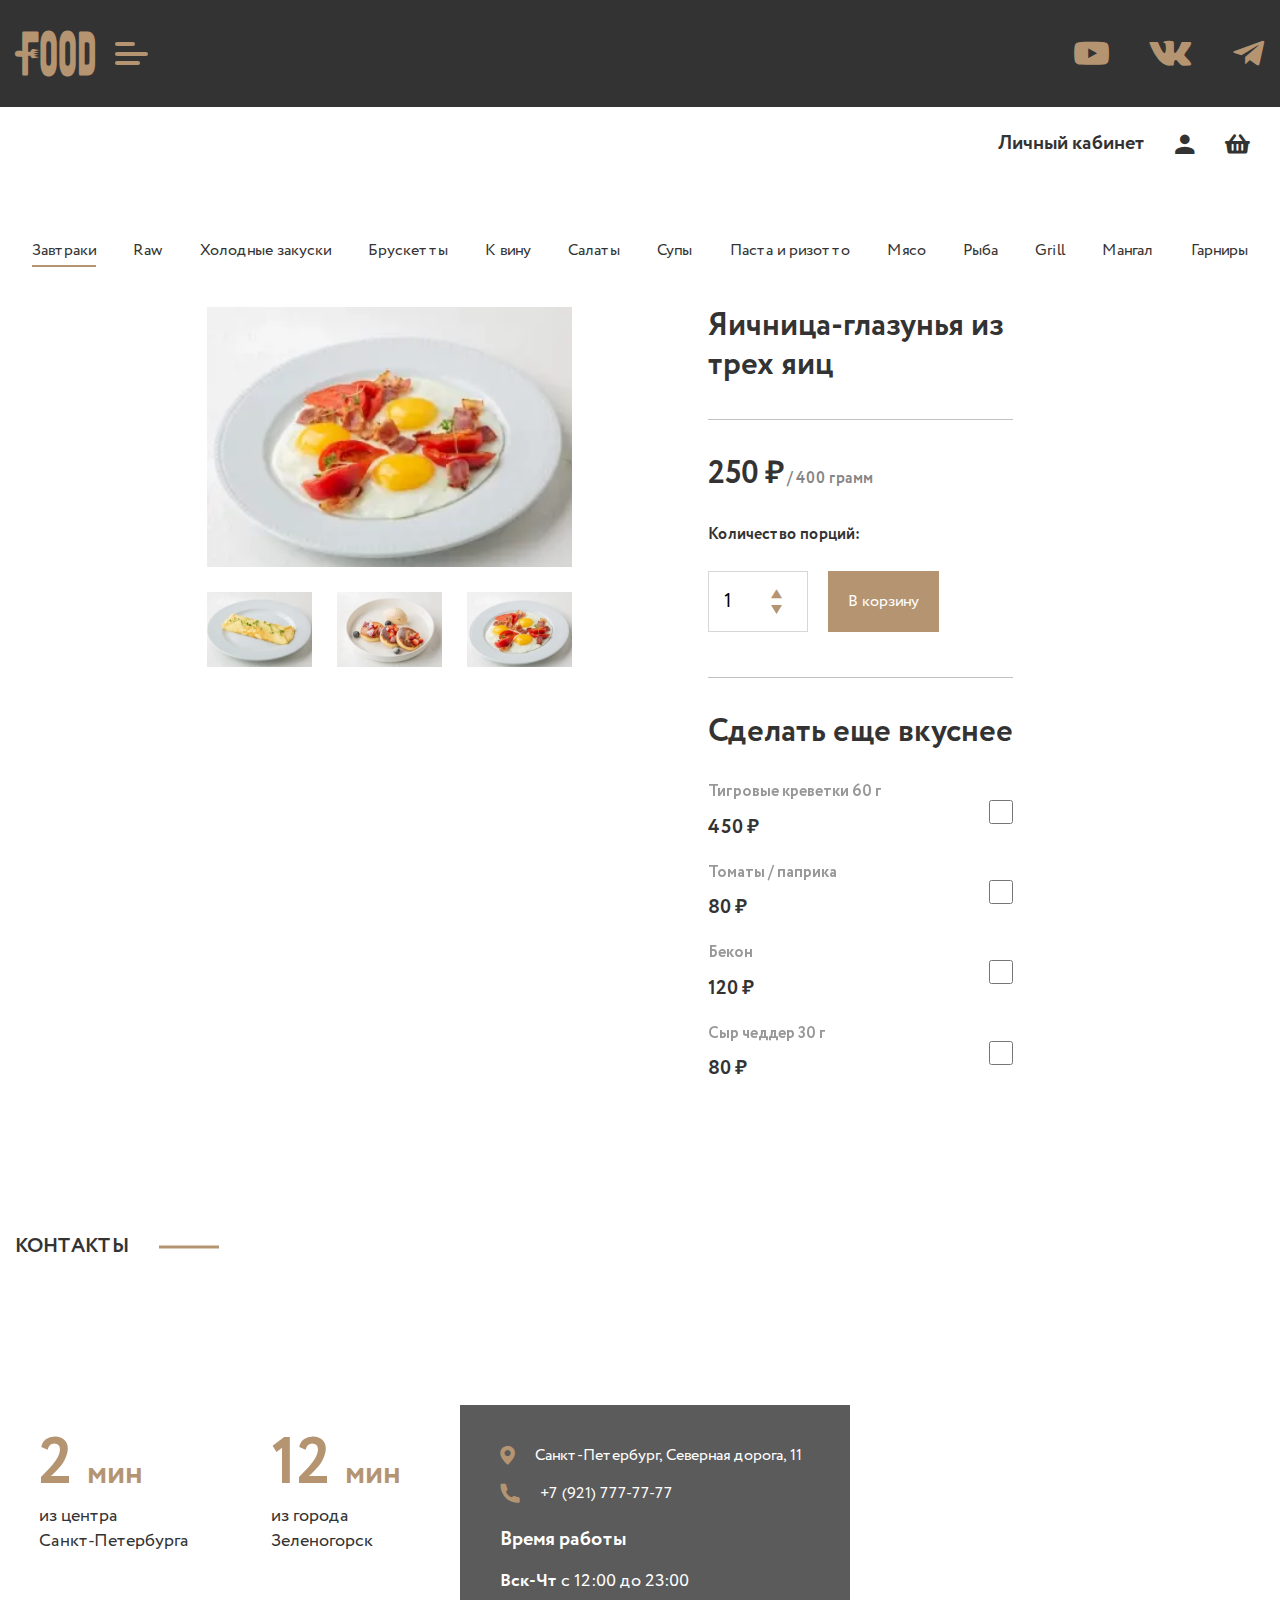
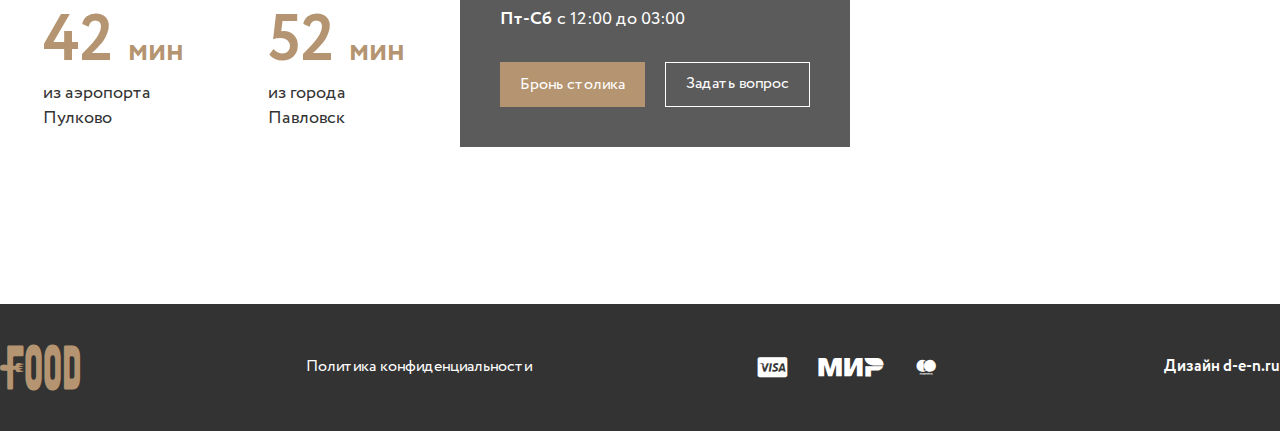
<file: product.html>
<!DOCTYPE html>
<html lang="ru">
  <head>
    <title>Главная</title>
    <meta charset="UTF-8" />
    <meta name="format-detection" content="telephone=no" />
    <!-- <style>body{opacity: 0;}</style> -->
    <link rel="stylesheet" href="css/style.css" />
    <!-- <meta name="robots" content="noindex, nofollow"> -->
    <meta name="viewport" content="width=device-width, initial-scale=1.0" />
  </head>

  <body>
    <div class="wrapper">
      <header class="header">
        <a href="index.html" class="header__logo _icon-logo"></a>
        <div class="header__burger icon-menu">
          <span></span>
        </div>
        <ul class="header__links">
          <li class="header__link">
            <a href="" class="_icon-youtube"></a>
          </li>
          <li class="header__link">
            <a href="" class="_icon-vk"></a>
          </li>
          <li class="header__link">
            <a href="" class="_icon-telegram"></a>
          </li>
        </ul>
        <nav class="header__menu menu-header">
          <a href="index.html" class="menu-header__logo _icon-logo"></a>
          <div class="menu-header__close"></div>
          <ul class="menu-header__list">
            <li class="menu-header__item"><a href="">Меню</a></li>
            <li class="menu-header__item">
              <a href="dilivery.html">Доставка</a>
            </li>
            <li class="menu-header__item"><a href="">Оплата</a></li>
          </ul>
          <button
            data-popup="#popup1"
            type="button"
            class="menu-header__button button"
          >
            Бронь столика
          </button>
          <ul class="menu-header__links">
            <li class="menu-header__link">
              <a href="" class="_icon-youtube"></a>
            </li>
            <li class="menu-header__link"><a href="" class="_icon-vk"></a></li>
            <li class="menu-header__link">
              <a href="" class="_icon-telegram"></a>
            </li>
          </ul>
        </nav>
      </header>

      <main class="page">
        <nav data-lp class="page__nav nav-page">
          <div class="nav-page__container">
            <a href="#" class="nav-page__user _icon-user">Личный кабинет</a>
            <button type="button" class="nav-page__cart _icon-cart">
              <div class="nav-page__products"></div>
            </button>
          </div>
        </nav>
        <section class="page__product product">
          <div class="product__container">
            <div class="product__top top-product">
              <ul class="top-product__list">
                <li class="top-product__item top-product__item_active">
                  Завтраки
                </li>
                <li class="top-product__item">Raw</li>
                <li class="top-product__item">Холодные закуски</li>
                <li class="top-product__item">Брускетты</li>
                <li class="top-product__item">К вину</li>
                <li class="top-product__item">Салаты</li>
                <li class="top-product__item">Супы</li>
                <li class="top-product__item">Паста и ризотто</li>
                <li class="top-product__item">Мясо</li>
                <li class="top-product__item">Рыба</li>
                <li class="top-product__item">Grill</li>
                <li class="top-product__item">Мангал</li>
                <li class="top-product__item">Гарниры</li>
              </ul>
            </div>
            <div class="product__card card-product">
              <div class="card-product__images">
                <div
                  class="card-product__image card-product__image-ibg card-product__image_main"
                >
                  <picture
                    ><source srcset="img/dilivery/01.webp" type="image/webp" />
                    <img src="img/dilivery/01.jpg" alt=""
                  /></picture>
                </div>
                <div class="card-product__image card-product__image-ibg">
                  <picture
                    ><source srcset="img/dilivery/02.webp" type="image/webp" />
                    <img src="img/dilivery/02.jpg" alt=""
                  /></picture>
                </div>
                <div class="card-product__image card-product__image-ibg">
                  <picture
                    ><source srcset="img/dilivery/03.webp" type="image/webp" />
                    <img src="img/dilivery/03.jpg" alt=""
                  /></picture>
                </div>
                <div class="card-product__image card-product__image-ibg">
                  <picture
                    ><source srcset="img/dilivery/01.webp" type="image/webp" />
                    <img src="img/dilivery/01.jpg" alt=""
                  /></picture>
                </div>
              </div>
              <div class="card-product__content">
                <h3 class="card-product__title">
                  Яичница-глазунья из трех яиц
                </h3>
                <div class="card-product__price">
                  <span>250 ₽</span> / 400 грамм
                </div>
                <div class="card-product__buy buy-product">
                  <h6 class="buy-product__title">Количество порций:</h6>
                  <div class="buy-product__manage">
                    <div class="buy-product__quantity">
                      <input
                        autocomplete="off"
                        type="text"
                        name="form[]"
                        data-error="Ошибка"
                        placeholder=""
                        value="1"
                        class="buy-product__input"
                      />
                      <button
                        type="button"
                        class="buy-product__more _icon-fill-arrow"
                      ></button>
                      <button
                        type="button"
                        class="buy-product__less _icon-fill-arrow"
                      ></button>
                    </div>
                    <button
                      data-pid="1"
                      type="button"
                      class="buy-product__button button"
                    >
                      В корзину
                    </button>
                  </div>
                </div>
                <div class="card-product__more more-product">
                  <h5 class="more-product__title">Сделать еще вкуснее</h5>
                  <form action="" class="more-product__form">
                    <div class="more-product__item">
                      <input
                        type="checkbox"
                        id="checkbox1"
                        class="more-product__input"
                      />
                      <div class="more-product__labels">
                        <label for="#checkbox1" class="more-product__name"
                          >Тигровые креветки 60 г</label
                        >
                        <label for="#checkbox1" class="more-product__price"
                          >450 ₽</label
                        >
                      </div>
                    </div>
                    <div class="more-product__item">
                      <input
                        type="checkbox"
                        id="checkbox2"
                        class="more-product__input"
                      />
                      <div class="more-product__labels">
                        <label for="#checkbox2" class="more-product__name"
                          >Томаты / паприка</label
                        >
                        <label for="#checkbox2" class="more-product__price"
                          >80 ₽</label
                        >
                      </div>
                    </div>
                    <div class="more-product__item">
                      <input
                        type="checkbox"
                        id="checkbox3"
                        class="more-product__input"
                      />
                      <div class="more-product__labels">
                        <label for="#checkbox3" class="more-product__name"
                          >Бекон</label
                        >
                        <label for="#checkbox3" class="more-product__price"
                          >120 ₽</label
                        >
                      </div>
                    </div>
                    <div class="more-product__item">
                      <input
                        type="checkbox"
                        id="checkbox4"
                        class="more-product__input"
                      />
                      <div class="more-product__labels">
                        <label for="#checkbox4" class="more-product__name"
                          >Сыр чеддер 30 г</label
                        >
                        <label for="#checkbox4" class="more-product__price"
                          >80 ₽</label
                        >
                      </div>
                    </div>
                  </form>
                </div>
              </div>
            </div>
          </div>
        </section>
      </main>
      <footer class="footer">
        <div class="footer__contacts contacts-footer">
          <div class="contacts-footer__container">
            <h4 class="contacts-footer__subtitle subtitle">контакты</h4>
            <div class="contacts-footer__content">
              <div class="contacts-footer__left">
                <div class="contacts-footer__item">
                  <div class="contacts-footer__time"><span>2</span>мин</div>
                  <div class="contacts-footer__from">
                    из центра <br />
                    Санкт-Петербурга
                  </div>
                </div>
                <div class="contacts-footer__item">
                  <div class="contacts-footer__time"><span>12</span>мин</div>
                  <div class="contacts-footer__from">
                    из города <br />
                    Зеленогорск
                  </div>
                </div>
                <div class="contacts-footer__item">
                  <div class="contacts-footer__time"><span>42</span>мин</div>
                  <div class="contacts-footer__from">
                    из аэропорта <br />
                    Пулково
                  </div>
                </div>
                <div class="contacts-footer__item">
                  <div class="contacts-footer__time"><span>52</span>мин</div>
                  <div class="contacts-footer__from">
                    из города <br />
                    Павловск
                  </div>
                </div>
              </div>
              <div class="contacts-footer__right">
                <div class="contacts-footer__map">
                  <iframe
                    src="https://www.google.com/maps/embed?pb=!1m18!1m12!1m3!1d1679.297975032442!2d30.252087812660164!3d59.96477441407714!2m3!1f0!2f0!3f0!3m2!1i1024!2i768!4f13.1!3m3!1m2!1s0x469636c8103e1bf1%3A0xf5bfa2701b67ae66!2z0JHQvtC70YzRiNC-0Lkg0J_QtdGC0YDQvtCy0YHQutC40Lkg0LzQvtGB0YI!5e0!3m2!1sru!2sru!4v1685067238047!5m2!1sru!2sru"
                    width="600"
                    height="450"
                    style="border: 0"
                    allowfullscreen=""
                    loading="lazy"
                    referrerpolicy="no-referrer-when-downgrade"
                  ></iframe>
                </div>
                <div class="contacts-footer__about about-footer">
                  <div class="about-footer__place _icon-map">
                    Санкт-Петербург, Северная дорога, 11
                  </div>
                  <a
                    href="tel:+79217777777"
                    class="about-footer__phone _icon-phone"
                    >+7 (921) 777-77-77</a
                  >
                  <div class="about-footer__time time-about-footer">
                    <h6 class="time-about-footer__title">Время работы</h6>
                    <div class="time-about-footer__first">
                      <span>Вск-Чт </span>с 12:00 до 23:00
                    </div>
                    <div class="time-about-footer__second">
                      <span>Пт-Сб </span>с 12:00 до 03:00
                    </div>
                  </div>
                  <div class="about-footer__buttons">
                    <button
                      data-popup="#popup1"
                      class="about-footer__button button"
                    >
                      Бронь столика
                    </button>
                    <div
                      class="about-footer__button about-footer__button_border"
                    >
                      Задать вопрос
                    </div>
                  </div>
                </div>
              </div>
            </div>
          </div>
        </div>
        <div class="footer__bottom bottom-footer">
          <div class="bottom-footer__container">
            <div class="bottom-footer__logo _icon-logo"></div>
            <a href="#" class="bottom-footer__politic"
              >Политика конфиденциальности</a
            >
            <div class="bottom-footer__cards">
              <div class="bottom-footer__card _icon-visa"></div>
              <div class="bottom-footer__card _icon-mir"></div>
              <div class="bottom-footer__card _icon-ms_vrt_pos"></div>
            </div>
            <div class="bottom-footer__by">Дизайн d-e-n.ru</div>
          </div>
        </div>
      </footer>
    </div>
    <div id="popup1" aria-hidden="true" class="popup">
      <div class="popup__wrapper">
        <div class="popup__content">
          <button data-close type="button" class="popup__close"></button>
          <div class="popup__body">
            <div class="popup__logo _icon-logo"></div>
            <h4 class="popup__title">Забронировать столик</h4>
            <form action="" class="popup__form">
              <input
                autocomplete="off"
                type="text"
                name="form[]"
                data-error="Ошибка"
                placeholder="Имя"
                class="popup__input"
              />
              <input
                autocomplete="off"
                type="text"
                name="form[]"
                data-error="Ошибка"
                placeholder="Телефон"
                class="popup__input"
              />
              <div class="popup__bottom">
                <input
                  autocomplete="off"
                  type="text"
                  name="form[]"
                  data-error="Ошибка"
                  placeholder="Гостей"
                  class="popup__input"
                />
                <input
                  autocomplete="off"
                  type="text"
                  name="form[]"
                  data-error="Ошибка"
                  placeholder="Время"
                  class="popup__input"
                />
              </div>
              <button type="submit" class="popup__button button">
                Забронировать
              </button>
            </form>
          </div>
        </div>
      </div>
    </div>

    <script src="js/app.js"></script>
  </body>
</html>
</file>
<file: css/style.css>
@font-face {
  font-family: Circe;
  font-display: swap;
  src: url("../fonts/Circe-Bold.woff2") format("woff2"),
    url("../fonts/Circe-Bold.woff") format("woff");
  font-weight: 700;
  font-style: normal;
}

@font-face {
  font-family: Circe;
  font-display: swap;
  src: url("../fonts/Circe-Regular.woff2") format("woff2"),
    url("../fonts/Circe-Regular.woff") format("woff");
  font-weight: 400;
  font-style: normal;
}

@font-face {
  font-family: icons;
  font-display: swap;
  src: url("../fonts/icons.woff2") format("woff2"),
    url("../fonts/icons.woff") format("woff");
  font-weight: 400;
  font-style: normal;
}

[class*="_icon-"]:before {
  font-family: "icons";
  font-style: normal;
  font-weight: normal;
  font-variant: normal;
  text-transform: none;
  line-height: 1;
  -webkit-font-smoothing: antialiased;
  -moz-osx-font-smoothing: grayscale;
}

[class*="_icon-"]:before {
  display: block;
}

._icon-fill-arrow:before {
  content: "\e90b";
}

._icon-ms_vrt_pos:before {
  content: "\e909";
}

._icon-logo:before {
  content: "\e90a";
}

._icon-cart:before {
  content: "\e900";
}

._icon-map:before {
  content: "\e901";
}

._icon-mir:before {
  content: "\e902";
}

._icon-phone:before {
  content: "\e903";
}

._icon-telegram:before {
  content: "\e904";
}

._icon-user:before {
  content: "\e905";
}

._icon-visa:before {
  content: "\e906";
}

._icon-vk:before {
  content: "\e907";
}

._icon-youtube:before {
  content: "\e908";
}

* {
  padding: 0px;
  margin: 0px;
  border: 0px;
}

*,
*:before,
*:after {
  -webkit-box-sizing: border-box;
  box-sizing: border-box;
}

html,
body {
  height: 100%;
  min-width: 320px;
}

body {
  color: #333333;
  line-height: 1.4;
  font-weight: 700;
  font-family: Circe;
  font-size: 1.25rem;
  -ms-text-size-adjust: 100%;
  -moz-text-size-adjust: 100%;
  -webkit-text-size-adjust: 100%;
  -webkit-font-smoothing: antialiased;
  -moz-osx-font-smoothing: grayscale;
}

input,
button,
textarea {
  font-family: Circe;
  font-size: inherit;
}

button {
  cursor: pointer;
  color: inherit;
  background-color: inherit;
}

a {
  color: inherit;
}

a:link,
a:visited {
  text-decoration: none;
}

a:hover {
  text-decoration: none;
}

ul li {
  list-style: none;
}

img {
  vertical-align: top;
}

h1,
h2,
h3,
h4,
h5,
h6 {
  font-weight: inherit;
  font-size: inherit;
}

.lock body {
  overflow: hidden;
  -ms-touch-action: none;
  touch-action: none;
}

.wrapper {
  min-height: 100%;
  display: -webkit-box;
  display: -ms-flexbox;
  display: flex;
  -webkit-box-orient: vertical;
  -webkit-box-direction: normal;
  -ms-flex-direction: column;
  flex-direction: column;
  overflow: hidden;
}

.wrapper > main {
  -webkit-box-flex: 1;
  -ms-flex: 1 1 auto;
  flex: 1 1 auto;
}

.wrapper > * {
  min-width: 0;
}

[class*="__container"] {
  max-width: 81.25rem;
  -webkit-box-sizing: content-box;
  box-sizing: content-box;
  margin: 0 auto;
  padding: 0 0.9375rem;
}

[class*="-ibg"] {
  position: relative;
}

[class*="-ibg"] img {
  position: absolute;
  width: 100%;
  height: 100%;
  top: 0;
  left: 0;
  -o-object-fit: cover;
  object-fit: cover;
}

[class*="-ibg_contain"] img {
  -o-object-fit: contain;
  object-fit: contain;
}

body::after {
  content: "";
  background-color: rgba(0, 0, 0, 0.5);
  position: fixed;
  width: 100%;
  height: 100%;
  top: 0;
  left: 0;
  opacity: 0;
  -webkit-transition: opacity 0.8s ease 0s;
  -o-transition: opacity 0.8s ease 0s;
  transition: opacity 0.8s ease 0s;
  pointer-events: none;
  z-index: 149;
}

.popup-show body::after {
  opacity: 1;
}

.popup {
  position: fixed;
  top: 0;
  left: 0;
  padding: 30px 10px;
  -webkit-transition: visibility 0.8s ease 0s;
  -o-transition: visibility 0.8s ease 0s;
  transition: visibility 0.8s ease 0s;
  visibility: hidden;
  pointer-events: none;
  width: 100%;
  height: 100%;
}

.popup_show {
  z-index: 150;
  visibility: visible;
  overflow: auto;
  pointer-events: auto;
}

.popup_show .popup__content {
  visibility: visible;
  -webkit-transform: scale(1);
  -ms-transform: scale(1);
  transform: scale(1);
}

.popup__wrapper {
  display: -webkit-box;
  display: -ms-flexbox;
  display: flex;
  -webkit-box-orient: vertical;
  -webkit-box-direction: normal;
  -ms-flex-direction: column;
  flex-direction: column;
  -webkit-box-align: center;
  -ms-flex-align: center;
  align-items: center;
  min-height: 100%;
  -webkit-box-flex: 1;
  -ms-flex: 1 1 auto;
  flex: 1 1 auto;
  width: 100%;
  display: flex;
  -webkit-box-pack: center;
  -ms-flex-pack: center;
  justify-content: center;
  align-items: center;
}

.popup__content {
  visibility: hidden;
  -webkit-transform: scale(0);
  -ms-transform: scale(0);
  transform: scale(0);
  -webkit-transition: -webkit-transform 0.3s ease 0s;
  transition: -webkit-transform 0.3s ease 0s;
  -o-transition: transform 0.3s ease 0s;
  transition: transform 0.3s ease 0s;
  transition: transform 0.3s ease 0s, -webkit-transform 0.3s ease 0s;
  background-color: #eee;
  width: 100%;
}

.lock .popup__content {
  visibility: visible;
}

.popup__content {
  position: relative;
  color: #fff;
  background-color: #333333;
  text-align: center;
  max-width: 26.25rem;
}

@supports (padding: clamp(1.25rem, 0.4579207921rem + 3.9603960396vw, 3.75rem)) {
  .popup__content {
    padding: clamp(1.25rem, 0.4579207921rem + 3.9603960396vw, 3.75rem);
  }
}

@supports not (
  padding: clamp(1.25rem, 0.4579207921rem + 3.9603960396vw, 3.75rem)
) {
  .popup__content {
    padding: calc(1.25rem + 2.5 * (100vw - 20rem) / 63.125);
  }
}

.popup__close {
  -webkit-transition: -webkit-transform 0.3s ease 0s;
  transition: -webkit-transform 0.3s ease 0s;
  -o-transition: transform 0.3s ease 0s;
  transition: transform 0.3s ease 0s;
  transition: transform 0.3s ease 0s, -webkit-transform 0.3s ease 0s;
}

.popup__close::before,
.popup__close::after {
  content: "";
  position: absolute;
  top: 1.875rem;
  right: 1.875rem;
  background-color: #b59571;
  height: 0.1875rem;
  width: 1.25rem;
  border-radius: 10px;
}

.popup__close::before {
  -webkit-transform: rotate(45deg);
  -ms-transform: rotate(45deg);
  transform: rotate(45deg);
}

.popup__close::after {
  -webkit-transform: rotate(-45deg);
  -ms-transform: rotate(-45deg);
  transform: rotate(-45deg);
}

.popup__logo {
  font-size: 3.75rem;
  color: #b59571;
}

.popup__logo:not(:last-child) {
  margin-bottom: 0.6666666667em;
}

.popup__title {
  font-size: 1.25rem;
  text-transform: uppercase;
}

.popup__title:not(:last-child) {
  margin-bottom: 2em;
}

.popup__form {
  display: -webkit-box;
  display: -ms-flexbox;
  display: flex;
  -webkit-box-orient: vertical;
  -webkit-box-direction: normal;
  -ms-flex-direction: column;
  flex-direction: column;
  -webkit-box-align: center;
  -ms-flex-align: center;
  align-items: center;
  gap: 1.875rem;
}

.popup__input {
  width: 100%;
  padding: 0.9375rem 1.25rem;
  background-color: #333;
  border: 1px solid #ffffff;
  color: #fff;
}

.popup__bottom {
  width: 100%;
  display: -ms-grid;
  display: grid;
  -ms-grid-columns: 45% 45%;
  grid-template-columns: 45% 45%;
  gap: 1.875rem;
}

.button {
  width: auto;
  padding: 0.625rem 1.25rem;
  background-color: #b59571;
  font-size: 1rem;
  color: #ffffff;
  -webkit-transition: background-color 0.3s ease 0s;
  -o-transition: background-color 0.3s ease 0s;
  transition: background-color 0.3s ease 0s;
}

.button_border {
  border: 1px solid rgba(51, 51, 51, 0.2);
}

.subtitle {
  display: inline-block;
  position: relative;
  text-transform: uppercase;
  padding: 0px 5.625rem 0px 0px;
}

.subtitle::after {
  content: "";
  position: absolute;
  top: 50%;
  right: 0;
  -webkit-transform: translateY(-50%);
  -ms-transform: translateY(-50%);
  transform: translateY(-50%);
  width: 3.75rem;
  height: 0.1875rem;
  background-color: #b59571;
}

.title {
  font-size: 4rem;
  line-height: 1.2;
}

.text {
  font-size: 1.125rem;
  font-weight: 400;
  color: #333333;
}

.header {
  padding: 1.875rem 1.25rem;
  z-index: 10;
  background-color: #333333;
  display: -webkit-box;
  display: -ms-flexbox;
  display: flex;
  -webkit-box-orient: vertical;
  -webkit-box-direction: normal;
  -ms-flex-direction: column;
  flex-direction: column;
  -webkit-box-align: center;
  -ms-flex-align: center;
  align-items: center;
  max-width: 7.5rem;
  min-height: 100vh;
  gap: 1.25rem;
  font-size: 2.9375rem;
  position: fixed;
  top: 0;
  left: 0;
  z-index: 110;
}

.header__logo {
  color: #b59571;
}

.header__links {
  -webkit-box-flex: 1;
  -ms-flex: 1 1 auto;
  flex: 1 1 auto;
  display: -webkit-box;
  display: -ms-flexbox;
  display: flex;
  -webkit-box-pack: end;
  -ms-flex-pack: end;
  justify-content: end;
  gap: 2.5rem;
}

.header__link a {
  color: #b59571;
  font-size: 1.5625rem;
}

.header__link a::before {
  width: 100%;
}

.menu-header {
  padding: 1.875rem 0px 5.625rem;
  position: absolute;
  width: 100vw;
  height: 100vh;
  top: 0;
  left: -100vw;
  -webkit-transition: left 0.3s ease 0s;
  -o-transition: left 0.3s ease 0s;
  transition: left 0.3s ease 0s;
  overflow-y: auto;
  z-index: 5;
  background-color: #333333;
  display: -webkit-box;
  display: -ms-flexbox;
  display: flex;
  -webkit-box-pack: justify;
  -ms-flex-pack: justify;
  justify-content: space-between;
  -webkit-box-orient: vertical;
  -webkit-box-direction: normal;
  -ms-flex-direction: column;
  flex-direction: column;
  -webkit-box-align: center;
  -ms-flex-align: center;
  align-items: center;
}

.menu-open .menu-header {
  left: 0;
}

.menu-header__logo {
  color: #b59571;
}

.menu-header__logo:not(:last-child) {
  margin-bottom: 1.875rem;
}

.menu-header__close {
  position: relative;
  width: 1.25rem;
  height: 1.25rem;
  -webkit-transition: -webkit-transform 0.3s ease 0s;
  transition: -webkit-transform 0.3s ease 0s;
  -o-transition: transform 0.3s ease 0s;
  transition: transform 0.3s ease 0s;
  transition: transform 0.3s ease 0s, -webkit-transform 0.3s ease 0s;
}

.menu-header__close::before,
.menu-header__close::after {
  content: "";
  position: absolute;
  background-color: #b59571;
  height: 0.1875rem;
  width: 100%;
  border-radius: 10px;
}

.menu-header__close::before {
  -webkit-transform: rotate(45deg);
  -ms-transform: rotate(45deg);
  transform: rotate(45deg);
}

.menu-header__close::after {
  -webkit-transform: rotate(-45deg);
  -ms-transform: rotate(-45deg);
  transform: rotate(-45deg);
}

@supports (
  margin-bottom: clamp(1.875rem, -0.5012376238rem + 11.8811881188vw, 9.375rem)
) {
  .menu-header__close:not(:last-child) {
    margin-bottom: clamp(
      1.875rem,
      -0.5012376238rem + 11.8811881188vw,
      9.375rem
    );
  }
}

@supports not (
  margin-bottom: clamp(1.875rem, -0.5012376238rem + 11.8811881188vw, 9.375rem)
) {
  .menu-header__close:not(:last-child) {
    margin-bottom: calc(1.875rem + 7.5 * (100vw - 20rem) / 63.125);
  }
}

.menu-header__list:not(:last-child) {
  margin-bottom: 5rem;
}

.menu-header__item {
  position: relative;
  text-align: center;
  padding: 0.625rem;
  color: #fff;
}

@supports (
  font-size: clamp(1.5625rem, 1.1070544554rem + 2.2772277228vw, 3rem)
) {
  .menu-header__item {
    font-size: clamp(1.5625rem, 1.1070544554rem + 2.2772277228vw, 3rem);
  }
}

@supports not (
  font-size: clamp(1.5625rem, 1.1070544554rem + 2.2772277228vw, 3rem)
) {
  .menu-header__item {
    font-size: calc(1.5625rem + 1.4375 * (100vw - 20rem) / 63.125);
  }
}

.menu-header__item:not(:last-child) {
  margin-bottom: 1.25em;
}

.menu-header__item::before {
  content: "";
  position: absolute;
  width: 100%;
  height: 0.25rem;
  border-radius: 10px;
  bottom: 0;
  left: 0;
  background-color: #b59571;
  -webkit-transition: -webkit-transform 0.3s ease 0s;
  transition: -webkit-transform 0.3s ease 0s;
  -o-transition: transform 0.3s ease 0s;
  transition: transform 0.3s ease 0s;
  transition: transform 0.3s ease 0s, -webkit-transform 0.3s ease 0s;
  -webkit-transform: scale(0);
  -ms-transform: scale(0);
  transform: scale(0);
}

.menu-header__button:not(:last-child) {
  margin-bottom: 7.5em;
}

.menu-header__links {
  display: -webkit-box;
  display: -ms-flexbox;
  display: flex;
  gap: 1.4375rem;
}

.menu-header__link {
  color: #b59571;
  font-size: 1.5625rem;
}

.icon-menu {
  display: block;
  position: relative;
  width: 2.0625rem;
  height: 1.4375rem;
  cursor: pointer;
  z-index: 5;
}

.icon-menu span,
.icon-menu::before,
.icon-menu::after {
  content: "";
  -webkit-transition: all 0.3s ease 0s;
  -o-transition: all 0.3s ease 0s;
  transition: all 0.3s ease 0s;
  position: absolute;
  width: 100%;
  height: 0.25rem;
  background-color: #b59571;
  border-radius: 5px;
}

.icon-menu::before {
  width: 1.25rem;
  top: 0;
}

.icon-menu::after {
  width: 1.5625rem;
  bottom: 0;
}

.icon-menu span {
  top: calc(50% - 0.125rem);
}

.contacts-footer__subtitle:not(:last-child) {
  margin-bottom: 4.4444444444em;
}

.contacts-footer__content {
  display: -ms-grid;
  display: grid;
  -ms-grid-columns: 26.25rem 1fr;
  grid-template-columns: 26.25rem 1fr;
  gap: 8.4375rem;
}

.contacts-footer__left {
  -ms-grid-row-align: center;
  align-self: center;
  display: -ms-grid;
  display: grid;
  -ms-grid-columns: 1fr 1fr;
  grid-template-columns: 1fr 1fr;
  -webkit-column-gap: 1.5625rem;
  -moz-column-gap: 1.5625rem;
  column-gap: 1.5625rem;
  row-gap: 3.125rem;
}

.contacts-footer__item {
  -ms-grid-column-align: center;
  justify-self: center;
}

.contacts-footer__time {
  font-size: 32px;
  line-height: 1.2;
  color: #b59571;
}

.contacts-footer__time span {
  font-size: 4rem;
  margin: 0px 0.9375rem 0px 0px;
}

.contacts-footer__from {
  font-weight: 400;
  font-size: 1.125rem;
}

.contacts-footer__right {
  position: relative;
}

.contacts-footer__map {
  -webkit-filter: grayscale(1);
  filter: grayscale(1);
}

.contacts-footer__map iframe {
  width: 100%;
}

.contacts-footer:not(:last-child) {
  margin-bottom: 5.9375rem;
}

.about-footer {
  background-color: #5b5b5b;
  color: #fff;
  padding: 2.5rem;
}

.about-footer__place {
  display: -webkit-box;
  display: -ms-flexbox;
  display: flex;
  gap: 1.25rem;
  font-weight: 400;
  font-size: 1rem;
}

.about-footer__place::before {
  color: #b59571;
}

.about-footer__place:not(:last-child) {
  margin-bottom: 1em;
}

.about-footer__place::before {
  font-size: 1.25rem;
}

.about-footer__phone {
  font-weight: 400;
  font-size: 1rem;
  display: -webkit-box;
  display: -ms-flexbox;
  display: flex;
  gap: 1.25rem;
}

.about-footer__phone::before {
  color: #b59571;
}

.about-footer__phone::before {
  font-size: 1.25rem;
}

.about-footer__phone:not(:last-child) {
  margin-bottom: 1.25em;
}

.about-footer__time:not(:last-child) {
  margin-bottom: 1.5em;
}

.about-footer__buttons {
  display: -ms-grid;
  display: grid;
  -ms-grid-columns: 1fr 1fr;
  grid-template-columns: 1fr 1fr;
  gap: 1.25rem;
}

.about-footer__button {
  font-weight: 700;
  font-size: 1rem;
  display: -webkit-box;
  display: -ms-flexbox;
  display: flex;
  -webkit-box-pack: center;
  -ms-flex-pack: center;
  justify-content: center;
  -webkit-box-align: center;
  -ms-flex-align: center;
  align-items: center;
  font-weight: 400;
}

.about-footer__button_border {
  border: 1px solid #ffffff;
  -webkit-transition: all 0.3s ease 0s;
  -o-transition: all 0.3s ease 0s;
  transition: all 0.3s ease 0s;
  padding: 0.625rem 1.25rem;
}

.time-about-footer__title:not(:last-child) {
  margin-bottom: 0.75em;
}

.time-about-footer__first {
  font-weight: 400;
  font-size: 1.125rem;
}

.time-about-footer__first:not(:last-child) {
  margin-bottom: 0.75em;
}

.time-about-footer__first span {
  font-weight: 700;
}

.time-about-footer__first span:not(:last-child) {
  margin-right: 0.8333333333em;
}

.time-about-footer__second {
  font-weight: 400;
  font-size: 1.125rem;
}

.time-about-footer__second span {
  font-weight: 700;
}

.time-about-footer__second span:not(:last-child) {
  margin-right: 0.8333333333em;
}

.bottom-footer {
  background-color: #333;
}

.bottom-footer__container {
  padding: 2.5rem 0px;
  display: -webkit-box;
  display: -ms-flexbox;
  display: flex;
  -webkit-box-pack: justify;
  -ms-flex-pack: justify;
  justify-content: space-between;
  -webkit-box-align: center;
  -ms-flex-align: center;
  align-items: center;
  color: #fff;
}

.bottom-footer__logo {
  color: #b59571;
  font-size: 2.9375rem;
}

.bottom-footer__politic {
  font-weight: 400;
  font-size: 1rem;
}

.bottom-footer__cards {
  display: -webkit-box;
  display: -ms-flexbox;
  display: flex;
  gap: 1.875rem;
}

.bottom-footer__by {
  font-size: 1rem;
}

.no-webp .restauran {
  background: url("../img/main/background.jpg") 0 0 / cover no-repeat;
}

.restauran {
  width: 100%;
}

.restauran__container {
  -webkit-box-sizing: border-box;
  box-sizing: border-box;
  min-height: 100vh;
  position: relative;
  display: -webkit-box;
  display: -ms-flexbox;
  display: flex;
  -webkit-box-align: end;
  -ms-flex-align: end;
  align-items: end;
  color: #fff;
}

@supports (
  padding-left: clamp(0.9375rem, -0.9436881188rem + 9.4059405941vw, 6.875rem)
) {
  .restauran__container {
    padding-left: clamp(0.9375rem, -0.9436881188rem + 9.4059405941vw, 6.875rem);
  }
}

@supports not (
  padding-left: clamp(0.9375rem, -0.9436881188rem + 9.4059405941vw, 6.875rem)
) {
  .restauran__container {
    padding-left: calc(0.9375rem + 5.9375 * (100vw - 20rem) / 63.125);
  }
}

@supports (
  padding-bottom: clamp(2.5rem, 0.3217821782rem + 10.8910891089vw, 9.375rem)
) {
  .restauran__container {
    padding-bottom: clamp(2.5rem, 0.3217821782rem + 10.8910891089vw, 9.375rem);
  }
}

@supports not (
  padding-bottom: clamp(2.5rem, 0.3217821782rem + 10.8910891089vw, 9.375rem)
) {
  .restauran__container {
    padding-bottom: calc(2.5rem + 6.875 * (100vw - 20rem) / 63.125);
  }
}

.restauran__menu {
  top: 0;
  display: -webkit-box;
  display: -ms-flexbox;
  display: flex;
}

@supports (
  right: clamp(-13.125rem, 4.6114865709rem + -5.6756757027vw, 0.0000000625rem)
) {
  .restauran__menu {
    right: clamp(
      -13.125rem,
      4.6114865709rem + -5.6756757027vw,
      0.0000000625rem
    );
  }
}

@supports not (
  right: clamp(-13.125rem, 4.6114865709rem + -5.6756757027vw, 0.0000000625rem)
) {
  .restauran__menu {
    right: calc(0.0000000625rem + -13.1250000625 * (100vw - 81.25rem) / 231.25);
  }
}

.restauran__title {
  font-size: 3.375rem;
  max-width: 53.75rem;
}

.menu-restauran {
  padding-top: 1.875rem;
  display: -webkit-box;
  display: -ms-flexbox;
  display: flex;
  gap: 4.375rem;
}

.menu-restauran__list {
  display: -webkit-box;
  display: -ms-flexbox;
  display: flex;
  -ms-flex-wrap: wrap;
  flex-wrap: wrap;
  -webkit-box-pack: center;
  -ms-flex-pack: center;
  justify-content: center;
  -webkit-box-align: center;
  -ms-flex-align: center;
  align-items: center;
  gap: 3.125rem;
}

@supports (
  padding-top: clamp(4.375rem, 2.7908415842rem + 7.9207920792vw, 9.375rem)
) {
  .about {
    padding-top: clamp(4.375rem, 2.7908415842rem + 7.9207920792vw, 9.375rem);
  }
}

@supports not (
  padding-top: clamp(4.375rem, 2.7908415842rem + 7.9207920792vw, 9.375rem)
) {
  .about {
    padding-top: calc(4.375rem + 5 * (100vw - 20rem) / 63.125);
  }
}

@supports (
  padding-bottom: clamp(4.375rem, 2.1967821782rem + 10.8910891089vw, 11.25rem)
) {
  .about {
    padding-bottom: clamp(
      4.375rem,
      2.1967821782rem + 10.8910891089vw,
      11.25rem
    );
  }
}

@supports not (
  padding-bottom: clamp(4.375rem, 2.1967821782rem + 10.8910891089vw, 11.25rem)
) {
  .about {
    padding-bottom: calc(4.375rem + 6.875 * (100vw - 20rem) / 63.125);
  }
}

.about__subtitle:not(:last-child) {
  margin-bottom: 5em;
}

.about__content {
  display: -webkit-box;
  display: -ms-flexbox;
  display: flex;
  gap: 8.4375rem;
}

@supports (
  padding-left: clamp(1.25rem, -2.7103960396rem + 19.801980198vw, 13.75rem)
) {
  .about__content {
    padding-left: clamp(1.25rem, -2.7103960396rem + 19.801980198vw, 13.75rem);
  }
}

@supports not (
  padding-left: clamp(1.25rem, -2.7103960396rem + 19.801980198vw, 13.75rem)
) {
  .about__content {
    padding-left: calc(1.25rem + 12.5 * (100vw - 20rem) / 63.125);
  }
}

@supports (
  padding-right: clamp(1.25rem, -2.7103960396rem + 19.801980198vw, 13.75rem)
) {
  .about__content {
    padding-right: clamp(1.25rem, -2.7103960396rem + 19.801980198vw, 13.75rem);
  }
}

@supports not (
  padding-right: clamp(1.25rem, -2.7103960396rem + 19.801980198vw, 13.75rem)
) {
  .about__content {
    padding-right: calc(1.25rem + 12.5 * (100vw - 20rem) / 63.125);
  }
}

.about__par {
  display: -webkit-box;
  display: -ms-flexbox;
  display: flex;
  -webkit-box-orient: vertical;
  -webkit-box-direction: normal;
  -ms-flex-direction: column;
  flex-direction: column;
  gap: 1.875rem;
}

@supports (
  padding-bottom: clamp(4.375rem, 2.7908415842rem + 7.9207920792vw, 9.375rem)
) {
  .menu-food {
    padding-bottom: clamp(4.375rem, 2.7908415842rem + 7.9207920792vw, 9.375rem);
  }
}

@supports not (
  padding-bottom: clamp(4.375rem, 2.7908415842rem + 7.9207920792vw, 9.375rem)
) {
  .menu-food {
    padding-bottom: calc(4.375rem + 5 * (100vw - 20rem) / 63.125);
  }
}

.menu-food__subtitle:not(:last-child) {
  margin-bottom: 4.4444444444em;
}

@supports (
  padding-left: clamp(1.25rem, -2.7103960396rem + 19.801980198vw, 13.75rem)
) {
  .menu-food__content {
    padding-left: clamp(1.25rem, -2.7103960396rem + 19.801980198vw, 13.75rem);
  }
}

@supports not (
  padding-left: clamp(1.25rem, -2.7103960396rem + 19.801980198vw, 13.75rem)
) {
  .menu-food__content {
    padding-left: calc(1.25rem + 12.5 * (100vw - 20rem) / 63.125);
  }
}

@supports (
  padding-right: clamp(1.25rem, -2.7103960396rem + 19.801980198vw, 13.75rem)
) {
  .menu-food__content {
    padding-right: clamp(1.25rem, -2.7103960396rem + 19.801980198vw, 13.75rem);
  }
}

@supports not (
  padding-right: clamp(1.25rem, -2.7103960396rem + 19.801980198vw, 13.75rem)
) {
  .menu-food__content {
    padding-right: calc(1.25rem + 12.5 * (100vw - 20rem) / 63.125);
  }
}

.menu-food__top {
  display: -webkit-box;
  display: -ms-flexbox;
  display: flex;
  gap: 8.4375rem;
}

.menu-food__top:not(:last-child) {
  margin-bottom: 5rem;
}

.menu-food__par {
  display: -webkit-box;
  display: -ms-flexbox;
  display: flex;
  -webkit-box-orient: vertical;
  -webkit-box-direction: normal;
  -ms-flex-direction: column;
  flex-direction: column;
  gap: 1.875rem;
}

.menu-food__bottom {
  display: -ms-grid;
  display: grid;
  -ms-grid-columns: 1fr 1fr;
  grid-template-columns: 1fr 1fr;
  -webkit-column-gap: 1.5625rem;
  -moz-column-gap: 1.5625rem;
  column-gap: 1.5625rem;
  row-gap: 6.25rem;
}

.menu-food__item {
  display: -webkit-box;
  display: -ms-flexbox;
  display: flex;
  -webkit-box-orient: vertical;
  -webkit-box-direction: normal;
  -ms-flex-direction: column;
  flex-direction: column;
  -webkit-box-align: center;
  -ms-flex-align: center;
  align-items: center;
}

.menu-food__image {
  padding: 0px 2.5rem;
  border: 1px solid rgba(51, 51, 51, 0.2);
}

.menu-food__image img {
  -webkit-transform: translateY(2.5rem);
  -ms-transform: translateY(2.5rem);
  transform: translateY(2.5rem);
  width: 100%;
}

.menu-food__image:not(:last-child) {
  margin-bottom: 4.375rem;
}

@supports (
  padding-bottom: clamp(4.375rem, 2.7908415842rem + 7.9207920792vw, 9.375rem)
) {
  .dilivery {
    padding-bottom: clamp(4.375rem, 2.7908415842rem + 7.9207920792vw, 9.375rem);
  }
}

@supports not (
  padding-bottom: clamp(4.375rem, 2.7908415842rem + 7.9207920792vw, 9.375rem)
) {
  .dilivery {
    padding-bottom: calc(4.375rem + 5 * (100vw - 20rem) / 63.125);
  }
}

.dilivery__subtitle:not(:last-child) {
  margin-bottom: 4.4444444444em;
}

.dilivery__content {
  display: -webkit-box;
  display: -ms-flexbox;
  display: flex;
  gap: 4.6875rem;
}

@supports (
  padding-left: clamp(1.25rem, -2.7103960396rem + 19.801980198vw, 13.75rem)
) {
  .dilivery__content {
    padding-left: clamp(1.25rem, -2.7103960396rem + 19.801980198vw, 13.75rem);
  }
}

@supports not (
  padding-left: clamp(1.25rem, -2.7103960396rem + 19.801980198vw, 13.75rem)
) {
  .dilivery__content {
    padding-left: calc(1.25rem + 12.5 * (100vw - 20rem) / 63.125);
  }
}

@supports (
  padding-right: clamp(1.25rem, -2.7103960396rem + 19.801980198vw, 13.75rem)
) {
  .dilivery__content {
    padding-right: clamp(1.25rem, -2.7103960396rem + 19.801980198vw, 13.75rem);
  }
}

@supports not (
  padding-right: clamp(1.25rem, -2.7103960396rem + 19.801980198vw, 13.75rem)
) {
  .dilivery__content {
    padding-right: calc(1.25rem + 12.5 * (100vw - 20rem) / 63.125);
  }
}

.dilivery__text:not(:last-child) {
  margin-bottom: 3.3333333333em;
}

.dilivery__buttons {
  display: -webkit-box;
  display: -ms-flexbox;
  display: flex;
  -webkit-box-align: center;
  -ms-flex-align: center;
  align-items: center;
  gap: 1.875rem;
}

.dilivery__button {
  display: inline-block;
  padding: 0.9375rem 1.875rem;
  font-size: 1.25rem;
}

.dilivery__button_border {
  -webkit-transition: all 0.3s ease 0s;
  -o-transition: all 0.3s ease 0s;
  transition: all 0.3s ease 0s;
  border: 1px solid rgba(51, 51, 51, 0.2);
}

.nav-page {
  position: fixed;
  width: 100%;
  top: 0;
  margin: 0 auto;
  z-index: 20;
  background-color: #fff;
}

.nav-page__container {
  display: -webkit-box;
  display: -ms-flexbox;
  display: flex;
  -webkit-box-align: center;
  -ms-flex-align: center;
  align-items: center;
  -webkit-box-pack: end;
  -ms-flex-pack: end;
  justify-content: end;
  gap: 1.875rem;
  padding: 1.875rem 1.875rem;
}

.nav-page__user {
  display: -webkit-box;
  display: -ms-flexbox;
  display: flex;
  -webkit-box-align: center;
  -ms-flex-align: center;
  align-items: center;
  -webkit-box-orient: horizontal;
  -webkit-box-direction: reverse;
  -ms-flex-direction: row-reverse;
  flex-direction: row-reverse;
  gap: 1.875rem;
}

.nav-page__cart {
  position: relative;
}

.nav-page__cart > span {
  position: absolute;
  display: -webkit-box;
  display: -ms-flexbox;
  display: flex;
  -webkit-box-pack: center;
  -ms-flex-pack: center;
  justify-content: center;
  -webkit-box-align: center;
  -ms-flex-align: center;
  align-items: center;
  width: 1.875rem;
  height: 1.875rem;
  top: -0.9375rem;
  right: -0.9375rem;
  border-radius: 50%;
  color: #fff;
  background-color: #b59571;
}

.nav-page__products {
  visibility: hidden;
  opacity: 0;
  overflow: auto;
  position: absolute;
  height: 18.75rem;
  background-color: #b8b8b8;
  bottom: 0;
  right: 0;
  z-index: 10;
  width: 31.25rem;
  -webkit-transform: translateY(20rem);
  -ms-transform: translateY(20rem);
  transform: translateY(20rem);
  -webkit-transition: all 0.3s ease 0s;
  -o-transition: all 0.3s ease 0s;
  transition: all 0.3s ease 0s;
  padding: 1.25rem 1.875rem;
}

@supports (
  padding-left: clamp(0.625rem, 0.228960396rem + 1.9801980198vw, 1.875rem)
) {
  .nav-page__products {
    padding-left: clamp(0.625rem, 0.228960396rem + 1.9801980198vw, 1.875rem);
  }
}

@supports not (
  padding-left: clamp(0.625rem, 0.228960396rem + 1.9801980198vw, 1.875rem)
) {
  .nav-page__products {
    padding-left: calc(0.625rem + 1.25 * (100vw - 20rem) / 63.125);
  }
}

@supports (
  padding-right: clamp(0.625rem, 0.228960396rem + 1.9801980198vw, 1.875rem)
) {
  .nav-page__products {
    padding-right: clamp(0.625rem, 0.228960396rem + 1.9801980198vw, 1.875rem);
  }
}

@supports not (
  padding-right: clamp(0.625rem, 0.228960396rem + 1.9801980198vw, 1.875rem)
) {
  .nav-page__products {
    padding-right: calc(0.625rem + 1.25 * (100vw - 20rem) / 63.125);
  }
}

.nav-page__cart_active .nav-page__products {
  visibility: visible;
  opacity: 1;
}

.nav-page__item {
  display: -webkit-box;
  display: -ms-flexbox;
  display: flex;
  gap: 2.5rem;
}

.nav-page__item:not(:last-child) {
  margin-bottom: 1.875rem;
}

.nav-page__body {
  -webkit-box-flex: 1;
  -ms-flex: 1 1 auto;
  flex: 1 1 auto;
  display: -webkit-box;
  display: -ms-flexbox;
  display: flex;
  -webkit-box-orient: vertical;
  -webkit-box-direction: normal;
  -ms-flex-direction: column;
  flex-direction: column;
  -webkit-box-align: start;
  -ms-flex-align: start;
  align-items: start;
  -webkit-box-pack: start;
  -ms-flex-pack: start;
  justify-content: start;
  gap: 0.625rem;
}

.nav-page__image {
  -webkit-box-flex: 0;
  -ms-flex: 0 0 12.5rem;
  flex: 0 0 12.5rem;
  height: 12.5rem;
}

.nav-page__image img {
  width: 100%;
  height: 100%;
}

.nav-page__name {
  text-align: start;
  font-weight: 700;
}

.nav-page__price {
  font-weight: 700;
  font-size: 1.5625rem;
}

.nav-page__count {
  background-color: #e9e9e9;
  padding: 0.625rem;
  width: 3.125rem;
}

.nav-page__delete {
  color: red;
  text-transform: uppercase;
}

.meal__tabs {
  padding-top: 1.875rem;
}

@supports (
  padding-bottom: clamp(3.75rem, 1.7698019802rem + 9.900990099vw, 10rem)
) {
  .meal__tabs {
    padding-bottom: clamp(3.75rem, 1.7698019802rem + 9.900990099vw, 10rem);
  }
}

@supports not (
  padding-bottom: clamp(3.75rem, 1.7698019802rem + 9.900990099vw, 10rem)
) {
  .meal__tabs {
    padding-bottom: calc(3.75rem + 6.25 * (100vw - 20rem) / 63.125);
  }
}

.tabs-meal {
  padding-top: 7.1875rem;
}

.tabs-meal__navigation {
  display: -webkit-box;
  display: -ms-flexbox;
  display: flex;
  -webkit-box-pack: space-evenly;
  -ms-flex-pack: space-evenly;
  justify-content: space-evenly;
  gap: 1.25rem;
  -ms-flex-wrap: wrap;
  flex-wrap: wrap;
}

.tabs-meal__navigation:not(:last-child) {
  margin-bottom: 2.5rem;
}

.tabs-meal__title {
  position: relative;
  padding: 0.3125rem 0px;
  font-weight: 400;
  font-size: 1rem;
}

.tabs-meal__title::before {
  content: "";
  position: absolute;
  width: 100%;
  height: 0.125rem;
  bottom: 0;
  left: 0;
  background-color: #b59571;
  -webkit-transition: -webkit-transform 0.3s ease 0s;
  transition: -webkit-transform 0.3s ease 0s;
  -o-transition: transform 0.3s ease 0s;
  transition: transform 0.3s ease 0s;
  transition: transform 0.3s ease 0s, -webkit-transform 0.3s ease 0s;
  -webkit-transform: scale(0);
  -ms-transform: scale(0);
  transform: scale(0);
}

.tabs-meal__cards {
  display: -ms-grid;
  display: grid;
  gap: 1.5625rem;
  grid-template-columns: repeat(auto-fit, minmax(18.75rem, 1fr));
}

.tabs-meal__item {
  border: 1px solid rgba(51, 51, 51, 0.2);
}

.tabs-meal__text {
  padding: 1.875rem;
}

.tabs-meal__bottom {
  display: -webkit-box;
  display: -ms-flexbox;
  display: flex;
  -webkit-box-pack: justify;
  -ms-flex-pack: justify;
  justify-content: space-between;
  -webkit-box-align: center;
  -ms-flex-align: center;
  align-items: center;
  gap: 0.625rem;
}

.tabs-meal__image {
  display: block;
  padding: 0px 0px 72% 0px;
}

.tabs-meal__name {
  display: block;
  text-align: center;
}

.tabs-meal__name:not(:last-child) {
  margin-bottom: 1.25em;
}

.tabs-meal__price {
  display: inline-block;
  font-size: 2rem;
  line-height: 1.2;
}

._flyImage {
  opacity: 1;
  position: fixed;
  z-index: 100;
  -webkit-transition: all 0.4s ease 0s;
  -o-transition: all 0.4s ease 0s;
  transition: all 0.4s ease 0s;
}

.product {
  padding-top: 7.1875rem;
  padding-bottom: 9.375rem;
}

.product__container {
  max-width: 78.125rem;
}

.product__card {
  display: -webkit-box;
  display: -ms-flexbox;
  display: flex;
  gap: 8.4375rem;
}

@supports (
  padding-left: clamp(1.875rem, -1.4913366337rem + 16.8316831683vw, 12.5rem)
) {
  .product__card {
    padding-left: clamp(1.875rem, -1.4913366337rem + 16.8316831683vw, 12.5rem);
  }
}

@supports not (
  padding-left: clamp(1.875rem, -1.4913366337rem + 16.8316831683vw, 12.5rem)
) {
  .product__card {
    padding-left: calc(1.875rem + 10.625 * (100vw - 20rem) / 63.125);
  }
}

@supports (
  padding-right: clamp(1.875rem, -1.4913366337rem + 16.8316831683vw, 12.5rem)
) {
  .product__card {
    padding-right: clamp(1.875rem, -1.4913366337rem + 16.8316831683vw, 12.5rem);
  }
}

@supports not (
  padding-right: clamp(1.875rem, -1.4913366337rem + 16.8316831683vw, 12.5rem)
) {
  .product__card {
    padding-right: calc(1.875rem + 10.625 * (100vw - 20rem) / 63.125);
  }
}

.top-product:not(:last-child) {
  margin-bottom: 2.5rem;
}

.top-product__list {
  display: -webkit-box;
  display: -ms-flexbox;
  display: flex;
  -webkit-box-pack: space-evenly;
  -ms-flex-pack: space-evenly;
  justify-content: space-evenly;
  gap: 1.25rem;
  -ms-flex-wrap: wrap;
  flex-wrap: wrap;
}

.top-product__item {
  position: relative;
  padding: 0.3125rem 0px;
  font-weight: 400;
  font-size: 1rem;
}

.top-product__item_active::before {
  content: "";
  position: absolute;
  width: 100%;
  height: 0.125rem;
  bottom: 0;
  left: 0;
  background-color: #b59571;
  -webkit-transition: -webkit-transform 0.3s ease 0s;
  transition: -webkit-transform 0.3s ease 0s;
  -o-transition: transform 0.3s ease 0s;
  transition: transform 0.3s ease 0s;
  transition: transform 0.3s ease 0s, -webkit-transform 0.3s ease 0s;
  -webkit-transform: scale(1);
  -ms-transform: scale(1);
  transform: scale(1);
}

.card-product {
  display: -ms-grid;
  display: grid;
  -ms-grid-columns: 1fr 1fr;
  grid-template-columns: 1fr 1fr;
}

.card-product__images {
  -webkit-box-flex: 1;
  -ms-flex: 1 1 26.25rem;
  flex: 1 1 26.25rem;
  display: -ms-grid;
  display: grid;
  grid-template-columns: repeat(3, 1fr);
  gap: 1.5625rem;
  -ms-grid-row-align: self-start;
  align-self: self-start;
}

.card-product__image {
  padding-bottom: 71%;
}

.card-product__image_main {
  -ms-grid-column-span: 3;
  grid-column: span 3;
}

.card-product__content {
  max-width: 19.0625rem;
}

.card-product__title {
  padding: 0px 0px 2.1875rem 0px;
  border-bottom: 1px solid rgba(51, 51, 51, 0.3);
  font-size: 2rem;
  line-height: 1.2;
}

.card-product__price {
  padding-top: 2.1875rem;
  font-size: 1rem;
  color: rgba(51, 51, 51, 0.6);
}

.card-product__price span {
  color: #333333;
  font-size: 2rem;
  line-height: 1.2;
}

.card-product__price:not(:last-child) {
  margin-bottom: 1.875em;
}

.card-product__buy {
  padding-bottom: 2.8125rem;
  border-bottom: 1px solid rgba(51, 51, 51, 0.3);
}

.buy-product__title {
  font-size: 1rem;
}

.buy-product__title:not(:last-child) {
  margin-bottom: 1.5625em;
}

.buy-product__manage {
  display: -webkit-box;
  display: -ms-flexbox;
  display: flex;
  -webkit-box-pack: start;
  -ms-flex-pack: start;
  justify-content: start;
  gap: 1.25rem;
}

.buy-product__quantity {
  border: 1px solid rgba(51, 51, 51, 0.2);
  width: 6.25rem;
  overflow: hidden;
  position: relative;
}

.buy-product__input {
  display: block;
  max-width: 3.125rem;
  padding: 0.9375rem 0px 0.9375rem 0.9375rem;
}

.buy-product__input:focus {
  outline: none;
}

.buy-product__more {
  top: 1.0625rem;
}

.buy-product__less {
  bottom: 1.0625rem;
  -webkit-transform: rotate(180deg);
  -ms-transform: rotate(180deg);
  transform: rotate(180deg);
}

.buy-product__more,
.buy-product__less {
  position: absolute;
  right: 1.5625rem;
  font-size: 0.625rem;
  color: #b59571;
}

.more-product {
  padding: 2.1875rem 0px 0px 0px;
}

.more-product__title {
  font-size: 2rem;
  line-height: 120%;
}

.more-product__title:not(:last-child) {
  margin-bottom: 0.9375em;
}

.more-product__item {
  display: -webkit-box;
  display: -ms-flexbox;
  display: flex;
  -webkit-box-align: center;
  -ms-flex-align: center;
  align-items: center;
  -webkit-box-orient: horizontal;
  -webkit-box-direction: reverse;
  -ms-flex-direction: row-reverse;
  flex-direction: row-reverse;
  gap: 1.875rem;
}

.more-product__item:not(:last-child) {
  margin-bottom: 1.25rem;
}

.more-product__input {
  width: 1.5rem;
  height: 1.5rem;
  border: 1px solid rgba(51, 51, 51, 0.2);
}

.more-product__labels {
  -webkit-box-flex: 1;
  -ms-flex: 1 1 auto;
  flex: 1 1 auto;
  display: -webkit-box;
  display: -ms-flexbox;
  display: flex;
  -webkit-box-align: start;
  -ms-flex-align: start;
  align-items: start;
  -webkit-box-orient: vertical;
  -webkit-box-direction: normal;
  -ms-flex-direction: column;
  flex-direction: column;
  gap: 0.625rem;
}

.more-product__name {
  font-size: 1rem;
  opacity: 0.5;
}

@media (min-width: 61.99875em) {
  .about-footer {
    position: absolute;
    top: 3.4375rem;
    left: -6.875rem;
  }
}

@media (min-width: 81.25em) {
  .restauran__menu {
    position: absolute;
  }
}

@media (min-width: 96.875em) {
  .header__links {
    -webkit-box-orient: vertical;
    -webkit-box-direction: normal;
    -ms-flex-direction: column;
    flex-direction: column;
  }
}

@media (min-width: 312.5em) {
  .restauran__menu {
    right: inherit;
  }
}

@media (max-width: 96.875em) {
  .header {
    min-height: 0;
    min-width: 100%;
    -webkit-box-orient: horizontal;
    -webkit-box-direction: normal;
    -ms-flex-direction: row;
    flex-direction: row;
    padding: 1.875rem 0.9375rem;
  }

  .menu-restauran {
    padding-top: 9.375rem;
  }

  .nav-page {
    top: 6.25rem;
  }

  .tabs-meal {
    padding-top: 14.6875rem;
  }

  .product {
    padding-top: 14.6875rem;
  }
}

@media (max-width: 93.75em) {
  .restauran__container {
    padding-top: 18.75rem;
    -webkit-box-orient: vertical;
    -webkit-box-direction: normal;
    -ms-flex-direction: column;
    flex-direction: column;
    -webkit-box-align: center;
    -ms-flex-align: center;
    align-items: center;
    gap: 7.5rem;
  }

  @supports (
    padding-top: clamp(1.875rem, -3.4715346535rem + 26.7326732673vw, 18.75rem)
  ) {
    .restauran__container {
      padding-top: clamp(
        1.875rem,
        -3.4715346535rem + 26.7326732673vw,
        18.75rem
      );
    }
  }

  @supports not (
    padding-top: clamp(1.875rem, -3.4715346535rem + 26.7326732673vw, 18.75rem)
  ) {
    .restauran__container {
      padding-top: calc(1.875rem + 16.875 * (100vw - 20rem) / 63.125);
    }
  }
}

@media (max-width: 81.25em) {
  .restauran__menu {
    right: inherit;
  }
}

@media (max-width: 68.75em) {
  .card-product {
    -ms-grid-columns: 1fr;
    grid-template-columns: 1fr;
  }
}

@media (max-width: 61.99875em) {
  .contacts-footer__content {
    -ms-grid-columns: 1fr;
    grid-template-columns: 1fr;
  }

  .contacts-footer__map:not(:last-child) {
    margin-bottom: 3.125rem;
  }

  .about__content {
    -webkit-box-orient: vertical;
    -webkit-box-direction: normal;
    -ms-flex-direction: column;
    flex-direction: column;
  }

  .menu-food__top {
    -webkit-box-orient: vertical;
    -webkit-box-direction: normal;
    -ms-flex-direction: column;
    flex-direction: column;
  }

  .menu-food__bottom {
    -ms-grid-columns: 1fr;
    grid-template-columns: 1fr;
  }

  .dilivery__content {
    -webkit-box-orient: vertical;
    -webkit-box-direction: normal;
    -ms-flex-direction: column;
    flex-direction: column;
  }
}

@media (max-width: 47.99875em) {
  .bottom-footer__container {
    -webkit-box-orient: vertical;
    -webkit-box-direction: normal;
    -ms-flex-direction: column;
    flex-direction: column;
    gap: 3.125rem;
  }

  .restauran__container {
    text-align: center;
  }

  .menu-restauran {
    -webkit-box-orient: vertical;
    -webkit-box-direction: normal;
    -ms-flex-direction: column;
    flex-direction: column;
  }

  .dilivery__buttons {
    -webkit-box-orient: vertical;
    -webkit-box-direction: normal;
    -ms-flex-direction: column;
    flex-direction: column;
  }

  .nav-page__products {
    position: fixed;
    top: 0rem;
    width: 100%;
    -webkit-transform: translateY(11.25rem);
    -ms-transform: translateY(11.25rem);
    transform: translateY(11.25rem);
  }
}

@media (max-width: 29.99875em) {
  .popup__bottom {
    -ms-grid-columns: 100%;
    grid-template-columns: 100%;
  }

  .header {
    -webkit-box-pack: justify;
    -ms-flex-pack: justify;
    justify-content: space-between;
  }

  .header__links {
    display: none;
  }

  .icon-menu span,
  .icon-menu::before,
  .icon-menu::after {
    right: 0;
  }

  .contacts-footer__left {
    -ms-grid-columns: 1fr;
    grid-template-columns: 1fr;
  }

  .about-footer__buttons {
    -ms-grid-columns: 1fr;
    grid-template-columns: 1fr;
  }

  .menu-food__image {
    padding: 0px 1.25rem;
  }

  .menu-food__image img {
    -webkit-transform: translateY(1.25rem);
    -ms-transform: translateY(1.25rem);
    transform: translateY(1.25rem);
  }

  .nav-page__products {
    height: 25rem;
  }

  .nav-page__item {
    -webkit-box-orient: vertical;
    -webkit-box-direction: normal;
    -ms-flex-direction: column;
    flex-direction: column;
  }

  .nav-page__item:not(:last-child) {
    margin-bottom: 3.75rem;
  }

  .nav-page__image {
    -webkit-box-flex: 0;
    -ms-flex: 0 0 auto;
    flex: 0 0 auto;
    width: 100%;
    height: 15.625rem;
  }
}

@media (any-hover: hover) {
  .button:hover {
    background-color: #7e6850;
  }

  .header__link a:hover {
    color: #7b644b;
  }

  .menu-header__close:hover {
    -webkit-transform: scale(1.5);
    -ms-transform: scale(1.5);
    transform: scale(1.5);
  }

  .menu-header__item:hover:before {
    -webkit-transform: scale(1);
    -ms-transform: scale(1);
    transform: scale(1);
  }

  .icon-menu:hover::after,
  .icon-menu:hover::before {
    width: 100%;
  }

  .about-footer__button_border:hover {
    border: 1px solid #828282;
  }

  .bottom-footer__politic:hover {
    text-decoration: underline;
  }

  .menu-restauran__item:hover {
    text-decoration: underline;
  }

  .dilivery__button_border:hover {
    border: 1px solid rgba(51, 51, 51, 0.5);
  }

  .nav-page__user:hover {
    text-decoration: underline;
  }

  .tabs-meal__title:hover::before {
    -webkit-transform: scale(1);
    -ms-transform: scale(1);
    transform: scale(1);
  }
}

.webp .restauran {
  background: url(../img/main/background.webp) 0 0 / cover no-repeat;
}
</file>
